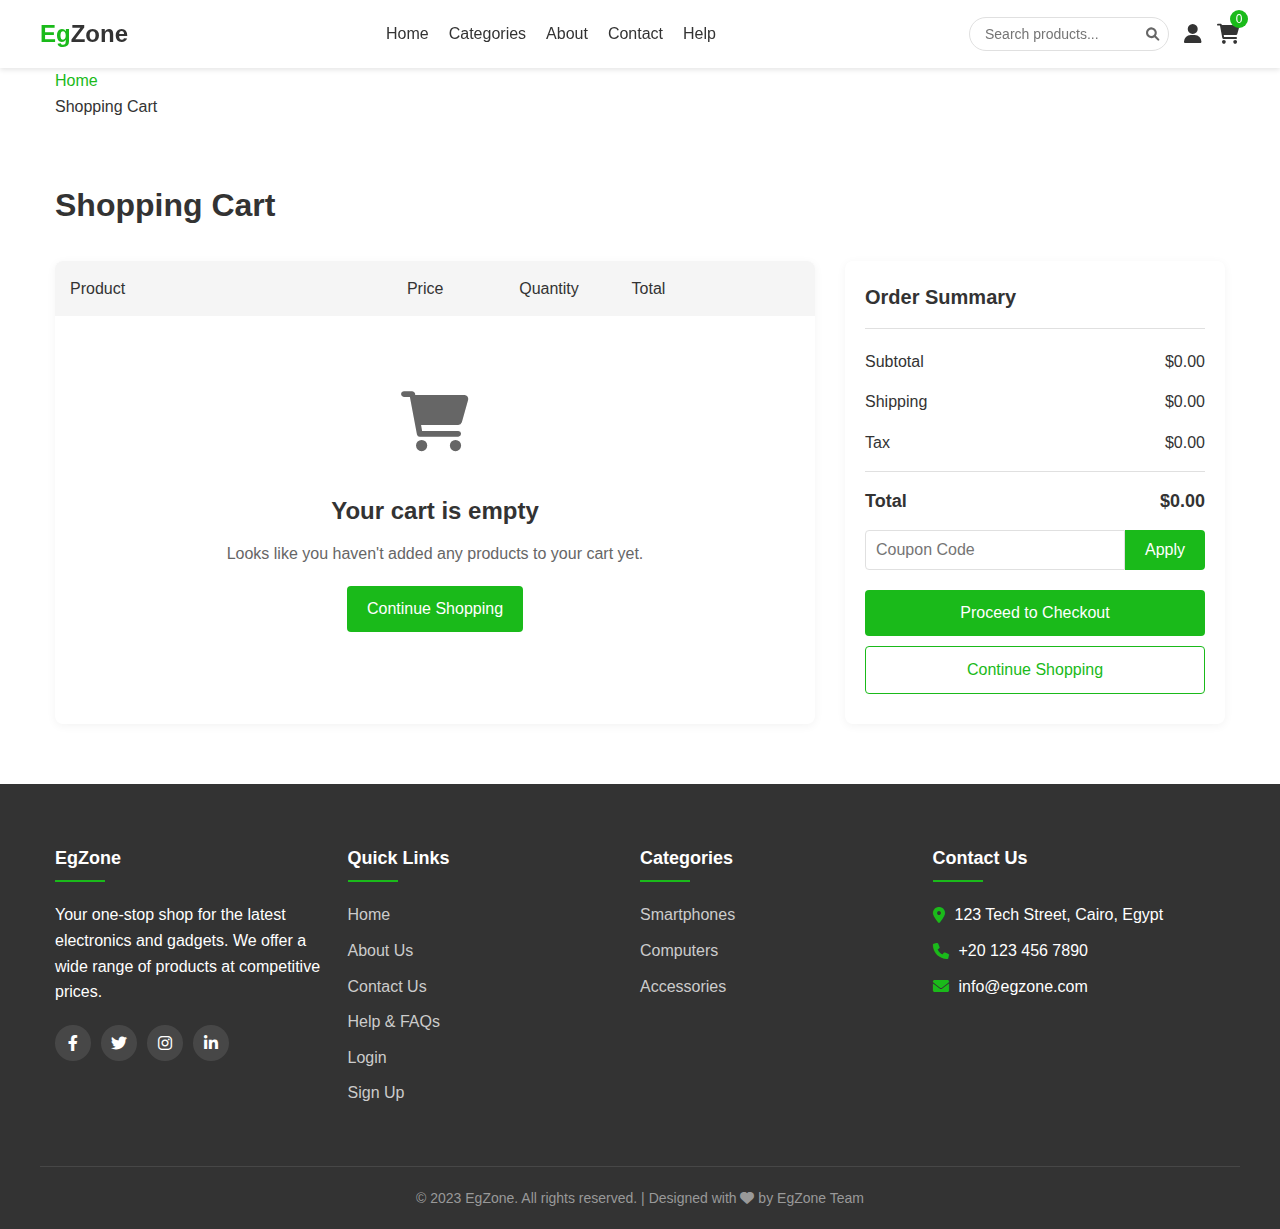
<file: cart.html>
<!DOCTYPE html>
<html lang="en">
<head>
  <meta charset="UTF-8">
  <meta name="viewport" content="width=device-width, initial-scale=1.0">
  <title>Shopping Cart - EgZone</title>
  
  <!-- CSS Files -->
  <link rel="stylesheet" href="assets/css/style.css">
  <link rel="stylesheet" href="assets/css/components/navbar.css">
  <link rel="stylesheet" href="assets/css/components/footer.css">
  <link rel="stylesheet" href="assets/css/responsive.css">
  
  <!-- Font Awesome (for icons) -->
  <link rel="stylesheet" href="https://cdnjs.cloudflare.com/ajax/libs/font-awesome/6.0.0-beta3/css/all.min.css">
</head>
<body>
  <!-- Navbar -->
  <nav class="navbar">
    <div class="container navbar-container">
      <div class="navbar-logo">
        <a href="index.html">
          <h1><span>Eg</span>Zone</h1>
        </a>
      </div>
      
      <button class="mobile-menu-toggle">
        <i class="fas fa-bars"></i>
      </button>
      
      <ul class="navbar-menu">
        <li><a href="index.html">Home</a></li>
        <li class="dropdown">
          <a href="#">Categories</a>
          <ul class="dropdown-menu">
            <li><a href="index.html?category=Smartphones">Smartphones</a></li>
            <li><a href="index.html?category=Computers">Computers</a></li>
            <li><a href="index.html?category=Accessories">Accessories</a></li>
          </ul>
        </li>
        <li><a href="about.html">About</a></li>
        <li><a href="contact.html">Contact</a></li>
        <li><a href="help.html">Help</a></li>
      </ul>
      
      <div class="navbar-actions">
        <div class="search-container">
          <form id="search-form">
            <input type="text" class="search-input" placeholder="Search products...">
            <button type="submit" class="search-btn">
              <i class="fas fa-search"></i>
            </button>
          </form>
          <div class="live-search-results"></div>
        </div>
        
        <div class="auth-links">
          <a href="login.html" title="Login">
            <i class="fas fa-user"></i>
          </a>
        </div>
        
        <div class="user-dropdown" style="display: none;">
          <a href="#" class="dropdown-toggle">
            <i class="fas fa-user-circle"></i>
            <span class="user-name">User</span>
          </a>
          <ul class="dropdown-menu">
            <li><a href="profile.html">My Profile</a></li>
            <li><a href="add-product.html">Add Product</a></li>
            <li><a href="#" id="logout-btn">Logout</a></li>
          </ul>
        </div>
        
        <a href="cart.html" class="cart-icon" title="Cart">
          <i class="fas fa-shopping-cart"></i>
          <span class="cart-count">0</span>
        </a>
      </div>
    </div>
  </nav>
  
  <!-- Breadcrumb -->
  <div class="breadcrumb">
    <div class="container">
      <ul class="breadcrumb-list">
        <li><a href="index.html">Home</a></li>
        <li><span>Shopping Cart</span></li>
      </ul>
    </div>
  </div>
  
  <!-- Cart Section -->
  <section class="section cart-section">
    <div class="container">
      <h1 class="page-title">Shopping Cart</h1>
      
      <div class="cart-container">
        <div class="cart-items">
          <div class="cart-header">
            <div class="cart-header-product">Product</div>
            <div class="cart-header-price">Price</div>
            <div class="cart-header-quantity">Quantity</div>
            <div class="cart-header-total">Total</div>
            <div class="cart-header-action"></div>
          </div>
          
          <div class="cart-items-list">
            <!-- Cart items will be loaded dynamically via JavaScript -->
          </div>
          
          <div class="cart-empty" style="display: none;">
            <div class="cart-empty-icon">
              <i class="fas fa-shopping-cart"></i>
            </div>
            <h2>Your cart is empty</h2>
            <p>Looks like you haven't added any products to your cart yet.</p>
            <a href="index.html" class="btn">Continue Shopping</a>
          </div>
        </div>
        
        <div class="cart-summary">
          <h2 class="cart-summary-title">Order Summary</h2>
          
          <div class="cart-summary-item">
            <span>Subtotal</span>
            <span class="cart-subtotal">$0.00</span>
          </div>
          
          <div class="cart-summary-item">
            <span>Shipping</span>
            <span class="cart-shipping">$0.00</span>
          </div>
          
          <div class="cart-summary-item">
            <span>Tax</span>
            <span class="cart-tax">$0.00</span>
          </div>
          
          <div class="cart-summary-item cart-summary-total">
            <span>Total</span>
            <span class="cart-total">$0.00</span>
          </div>
          
          <div class="cart-coupon">
            <input type="text" class="form-control" placeholder="Coupon Code">
            <button class="btn">Apply</button>
          </div>
          
          <a href="checkout.html" class="btn btn-block checkout-btn">Proceed to Checkout</a>
          <a href="index.html" class="btn btn-outline btn-block continue-shopping-btn">Continue Shopping</a>
        </div>
      </div>
    </div>
  </section>
  
  <!-- Footer -->
  <footer class="footer">
    <div class="container footer-container">
      <div class="footer-column">
        <h3>EgZone</h3>
        <p>Your one-stop shop for the latest electronics and gadgets. We offer a wide range of products at competitive prices.</p>
        <div class="footer-social">
          <a href="#"><i class="fab fa-facebook-f"></i></a>
          <a href="#"><i class="fab fa-twitter"></i></a>
          <a href="#"><i class="fab fa-instagram"></i></a>
          <a href="#"><i class="fab fa-linkedin-in"></i></a>
        </div>
      </div>
      
      <div class="footer-column">
        <h3>Quick Links</h3>
        <ul class="footer-links">
          <li><a href="index.html">Home</a></li>
          <li><a href="about.html">About Us</a></li>
          <li><a href="contact.html">Contact Us</a></li>
          <li><a href="help.html">Help & FAQs</a></li>
          <li><a href="login.html">Login</a></li>
          <li><a href="signup.html">Sign Up</a></li>
        </ul>
      </div>
      
      <div class="footer-column">
        <h3>Categories</h3>
        <ul class="footer-links">
          <li><a href="index.html?category=Smartphones">Smartphones</a></li>
          <li><a href="index.html?category=Computers">Computers</a></li>
          <li><a href="index.html?category=Accessories">Accessories</a></li>
        </ul>
      </div>
      
      <div class="footer-column">
        <h3>Contact Us</h3>
        <div class="footer-contact">
          <p><i class="fas fa-map-marker-alt"></i> 123 Tech Street, Cairo, Egypt</p>
          <p><i class="fas fa-phone"></i> +20 123 456 7890</p>
          <p><i class="fas fa-envelope"></i> info@egzone.com</p>
        </div>
      </div>
    </div>
    
    <div class="container footer-bottom">
      <p>&copy; 2023 EgZone. All rights reserved. | Designed with <i class="fas fa-heart"></i> by EgZone Team</p>
    </div>
  </footer>
  
  <!-- JavaScript Files -->
  <script src="assets/js/main.js"></script>
  <script src="assets/js/auth.js"></script>
  <script src="assets/js/localStorage.js"></script>
  <script src="assets/js/cart.js"></script>
  
  <style>
    /* Cart Page Styles */
    .page-title {
      font-size: 32px;
      margin-bottom: 30px;
      color: var(--secondary-color);
    }
    
    .cart-container {
      display: grid;
      grid-template-columns: 2fr 1fr;
      gap: 30px;
    }
    
    .cart-items {
      background-color: white;
      border-radius: 8px;
      box-shadow: 0 2px 10px rgba(0, 0, 0, 0.05);
      overflow: hidden;
    }
    
    .cart-header {
      display: grid;
      grid-template-columns: 3fr 1fr 1fr 1fr 0.5fr;
      padding: 15px;
      background-color: var(--light-background);
      font-weight: 500;
      color: var(--secondary-color);
    }
    
    .cart-item {
      display: grid;
      grid-template-columns: 3fr 1fr 1fr 1fr 0.5fr;
      padding: 15px;
      border-bottom: 1px solid var(--border-color);
      align-items: center;
    }
    
    .cart-item-product {
      display: flex;
      align-items: center;
    }
    
    .cart-item-image {
      width: 80px;
      height: 80px;
      margin-right: 15px;
      border-radius: 4px;
      overflow: hidden;
    }
    
    .cart-item-image img {
      width: 100%;
      height: 100%;
      object-fit: cover;
    }
    
    .cart-item-details h3 {
      font-size: 16px;
      margin-bottom: 5px;
    }
    
    .cart-item-details h3 a {
      color: var(--secondary-color);
    }
    
    .cart-item-details h3 a:hover {
      color: var(--primary-color);
    }
    
    .cart-item-price,
    .cart-item-total {
      font-weight: 500;
      color: var(--secondary-color);
    }
    
    .cart-item-quantity {
      display: flex;
      align-items: center;
      border: 1px solid var(--border-color);
      border-radius: 4px;
      overflow: hidden;
      width: 120px;
    }
    
    .cart-quantity-btn {
      background-color: var(--light-background);
      border: none;
      width: 30px;
      height: 30px;
      font-size: 14px;
      cursor: pointer;
      transition: background-color 0.3s ease;
    }
    
    .cart-quantity-btn:hover {
      background-color: var(--border-color);
    }
    
    .cart-quantity-input {
      width: 60px;
      height: 30px;
      border: none;
      border-left: 1px solid var(--border-color);
      border-right: 1px solid var(--border-color);
      text-align: center;
      font-size: 14px;
    }
    
    .cart-quantity-input::-webkit-inner-spin-button,
    .cart-quantity-input::-webkit-outer-spin-button {
      -webkit-appearance: none;
      margin: 0;
    }
    
    .cart-item-remove {
      color: var(--error-color);
      background: none;
      border: none;
      cursor: pointer;
      font-size: 16px;
      transition: color 0.3s ease;
    }
    
    .cart-item-remove:hover {
      color: #b71c1c;
    }
    
    .cart-empty {
      padding: 60px 20px;
      text-align: center;
    }
    
    .cart-empty-icon {
      font-size: 60px;
      color: var(--light-text);
      margin-bottom: 20px;
    }
    
    .cart-empty h2 {
      font-size: 24px;
      margin-bottom: 10px;
      color: var(--secondary-color);
    }
    
    .cart-empty p {
      color: var(--light-text);
      margin-bottom: 20px;
    }
    
    .cart-summary {
      background-color: white;
      border-radius: 8px;
      box-shadow: 0 2px 10px rgba(0, 0, 0, 0.05);
      padding: 20px;
    }
    
    .cart-summary-title {
      font-size: 20px;
      margin-bottom: 20px;
      color: var(--secondary-color);
      padding-bottom: 15px;
      border-bottom: 1px solid var(--border-color);
    }
    
    .cart-summary-item {
      display: flex;
      justify-content: space-between;
      margin-bottom: 15px;
      color: var(--text-color);
    }
    
    .cart-summary-total {
      font-size: 18px;
      font-weight: 600;
      color: var(--secondary-color);
      padding-top: 15px;
      margin-top: 15px;
      border-top: 1px solid var(--border-color);
    }
    
    .cart-coupon {
      display: flex;
      margin-bottom: 20px;
    }
    
    .cart-coupon .form-control {
      flex: 1;
      border-top-right-radius: 0;
      border-bottom-right-radius: 0;
    }
    
    .cart-coupon .btn {
      border-top-left-radius: 0;
      border-bottom-left-radius: 0;
    }
    
    .btn-block {
      display: block;
      width: 100%;
      text-align: center;
      margin-bottom: 10px;
    }
    
    .checkout-btn {
      background-color: var(--primary-color);
    }
    
    .checkout-btn:hover {
      background-color: var(--primary-dark);
    }
    
    /* Responsive Styles */
    @media only screen and (max-width: 992px) {
      .cart-container {
        grid-template-columns: 1fr;
      }
      
      .cart-summary {
        order: -1;
        margin-bottom: 30px;
      }
    }
    
    @media only screen and (max-width: 768px) {
      .cart-header {
        display: none;
      }
      
      .cart-item {
        grid-template-columns: 1fr;
        gap: 15px;
        padding: 20px;
      }
      
      .cart-item-product {
        grid-column: 1 / -1;
      }
      
      .cart-item-price,
      .cart-item-quantity,
      .cart-item-total {
        display: flex;
        justify-content: space-between;
        align-items: center;
      }
      
      .cart-item-price::before {
        content: 'Price:';
        font-weight: 500;
      }
      
      .cart-item-quantity::before {
        content: 'Quantity:';
        font-weight: 500;
      }
      
      .cart-item-total::before {
        content: 'Total:';
        font-weight: 500;
      }
      
      .cart-item-remove {
        grid-column: 1 / -1;
        justify-self: end;
      }
    }
  </style>
  
  <script>
    document.addEventListener('DOMContentLoaded', function() {
      // Render cart items
      renderCart();
      
      // Update cart count
      updateCartCount();
    });
    
    function renderCart() {
      const cartItemsList = document.querySelector('.cart-items-list');
      const cartEmpty = document.querySelector('.cart-empty');
      const checkoutBtn = document.querySelector('.checkout-btn');
      
      // Get cart from localStorage
      const cart = getCart();
      
      if (cart.length === 0) {
        // Show empty cart message
        cartItemsList.innerHTML = '';
        cartEmpty.style.display = 'block';
        checkoutBtn.disabled = true;
        checkoutBtn.classList.add('disabled');
        
        // Update summary
        updateCartSummary(0, 0, 0);
        
        return;
      }
      
      // Hide empty cart message
      cartEmpty.style.display = 'none';
      checkoutBtn.disabled = false;
      checkoutBtn.classList.remove('disabled');
      
      // Clear cart items list
      cartItemsList.innerHTML = '';
      
      // Calculate subtotal
      let subtotal = 0;
      
      // Render cart items
      cart.forEach(item => {
        const itemTotal = item.price * item.quantity;
        subtotal += itemTotal;
        
        const cartItem = document.createElement('div');
        cartItem.className = 'cart-item';
        cartItem.dataset.id = item.id;
        
        cartItem.innerHTML = `
          <div class="cart-item-product">
            <div class="cart-item-image">
              <img src="${item.image}" alt="${item.name}">
            </div>
            <div class="cart-item-details">
              <h3><a href="product.html?id=${item.id}">${item.name}</a></h3>
            </div>
          </div>
          <div class="cart-item-price">$${item.price.toFixed(2)}</div>
          <div class="cart-item-quantity">
            <button class="cart-quantity-btn decrease-btn" data-id="${item.id}">-</button>
            <input type="number" class="cart-quantity-input" value="${item.quantity}" min="1" data-id="${item.id}">
            <button class="cart-quantity-btn increase-btn" data-id="${item.id}">+</button>
          </div>
          <div class="cart-item-total">$${itemTotal.toFixed(2)}</div>
          <button class="cart-item-remove" data-id="${item.id}">
            <i class="fas fa-trash-alt"></i>
          </button>
        `;
        
        cartItemsList.appendChild(cartItem);
      });
      
      // Add event listeners to quantity buttons and remove buttons
      const decreaseBtns = document.querySelectorAll('.decrease-btn');
      const increaseBtns = document.querySelectorAll('.increase-btn');
      const quantityInputs = document.querySelectorAll('.cart-quantity-input');
      const removeBtns = document.querySelectorAll('.cart-item-remove');
      
      decreaseBtns.forEach(btn => {
        btn.addEventListener('click', () => {
          const id = btn.dataset.id;
          updateCartItemQuantity(id, 'decrease');
        });
      });
      
      increaseBtns.forEach(btn => {
        btn.addEventListener('click', () => {
          const id = btn.dataset.id;
          updateCartItemQuantity(id, 'increase');
        });
      });
      
      quantityInputs.forEach(input => {
        input.addEventListener('change', () => {
          const id = input.dataset.id;
          const quantity = parseInt(input.value);
          
          if (quantity < 1) {
            input.value = 1;
            updateCartItemQuantity(id, 'set', 1);
          } else {
            updateCartItemQuantity(id, 'set', quantity);
          }
        });
      });
      
      removeBtns.forEach(btn => {
        btn.addEventListener('click', () => {
          const id = btn.dataset.id;
          removeCartItem(id);
        });
      });
      
      // Calculate shipping and tax
      const shipping = subtotal > 0 ? 10 : 0;
      const tax = subtotal * 0.1;
      
      // Update cart summary
      updateCartSummary(subtotal, shipping, tax);
    }
    
    function updateCartItemQuantity(id, action, value) {
      // Get cart from localStorage
      const cart = getCart();
      
      // Find item in cart
      const itemIndex = cart.findIndex(item => item.id === id);
      
      if (itemIndex === -1) return;
      
      // Update quantity based on action
      if (action === 'decrease' && cart[itemIndex].quantity > 1) {
        cart[itemIndex].quantity -= 1;
      } else if (action === 'increase') {
        cart[itemIndex].quantity += 1;
      } else if (action === 'set') {
        cart[itemIndex].quantity = value;
      }
      
      // Save cart to localStorage
      saveToStorage(STORAGE_KEYS.CART, cart);
      
      // Re-render cart
      renderCart();
      
      // Update cart count
      updateCartCount();
    }
    
    function removeCartItem(id) {
      // Get cart from localStorage
      const cart = getCart();
      
      // Remove item from cart
      const updatedCart = cart.filter(item => item.id !== id);
      
      // Save cart to localStorage
      saveToStorage(STORAGE_KEYS.CART, updatedCart);
      
      // Re-render cart
      renderCart();
      
      // Update cart count
      updateCartCount();
      
      // Show success message
      showNotification('Item removed from cart!', 'success');
    }
    
    function updateCartSummary(subtotal, shipping, tax) {
      const subtotalElement = document.querySelector('.cart-subtotal');
      const shippingElement = document.querySelector('.cart-shipping');
      const taxElement = document.querySelector('.cart-tax');
      const totalElement = document.querySelector('.cart-total');
      
      // Calculate total
      const total = subtotal + shipping + tax;
      
      // Update summary elements
      subtotalElement.textContent = `$${subtotal.toFixed(2)}`;
      shippingElement.textContent = `$${shipping.toFixed(2)}`;
      taxElement.textContent = `$${tax.toFixed(2)}`;
      totalElement.textContent = `$${total.toFixed(2)}`;
    }
    
    function updateCartCount() {
      const cartCountElement = document.querySelector('.cart-count');
      const cart = getCart();
      
      // Calculate total items in cart
      const itemCount = cart.reduce((total, item) => total + item.quantity, 0);
      
      // Update cart count
      cartCountElement.textContent = itemCount;
    }
    
    function showNotification(message, type) {
      // Create notification element
      const notification = document.createElement('div');
      notification.className = `notification ${type}`;
      
      notification.innerHTML = `
        <div class="notification-content">
          <i class="fas ${type === 'success' ? 'fa-check-circle' : 'fa-exclamation-circle'}"></i>
          <span>${message}</span>
        </div>
        <button class="notification-close">
          <i class="fas fa-times"></i>
        </button>
      `;
      
      // Add notification to body
      document.body.appendChild(notification);
      
      // Show notification
      setTimeout(() => {
        notification.classList.add('show');
      }, 100);
      
      // Add event listener to close button
      const closeBtn = notification.querySelector('.notification-close');
      closeBtn.addEventListener('click', () => {
        notification.classList.remove('show');
        
        // Remove notification after animation
        setTimeout(() => {
          notification.remove();
        }, 300);
      });
      
      // Auto hide notification after 3 seconds
      setTimeout(() => {
        notification.classList.remove('show');
        
        // Remove notification after animation
        setTimeout(() => {
          notification.remove();
        }, 300);
      }, 3000);
    }
  </script>
</body>
</html>
</file>
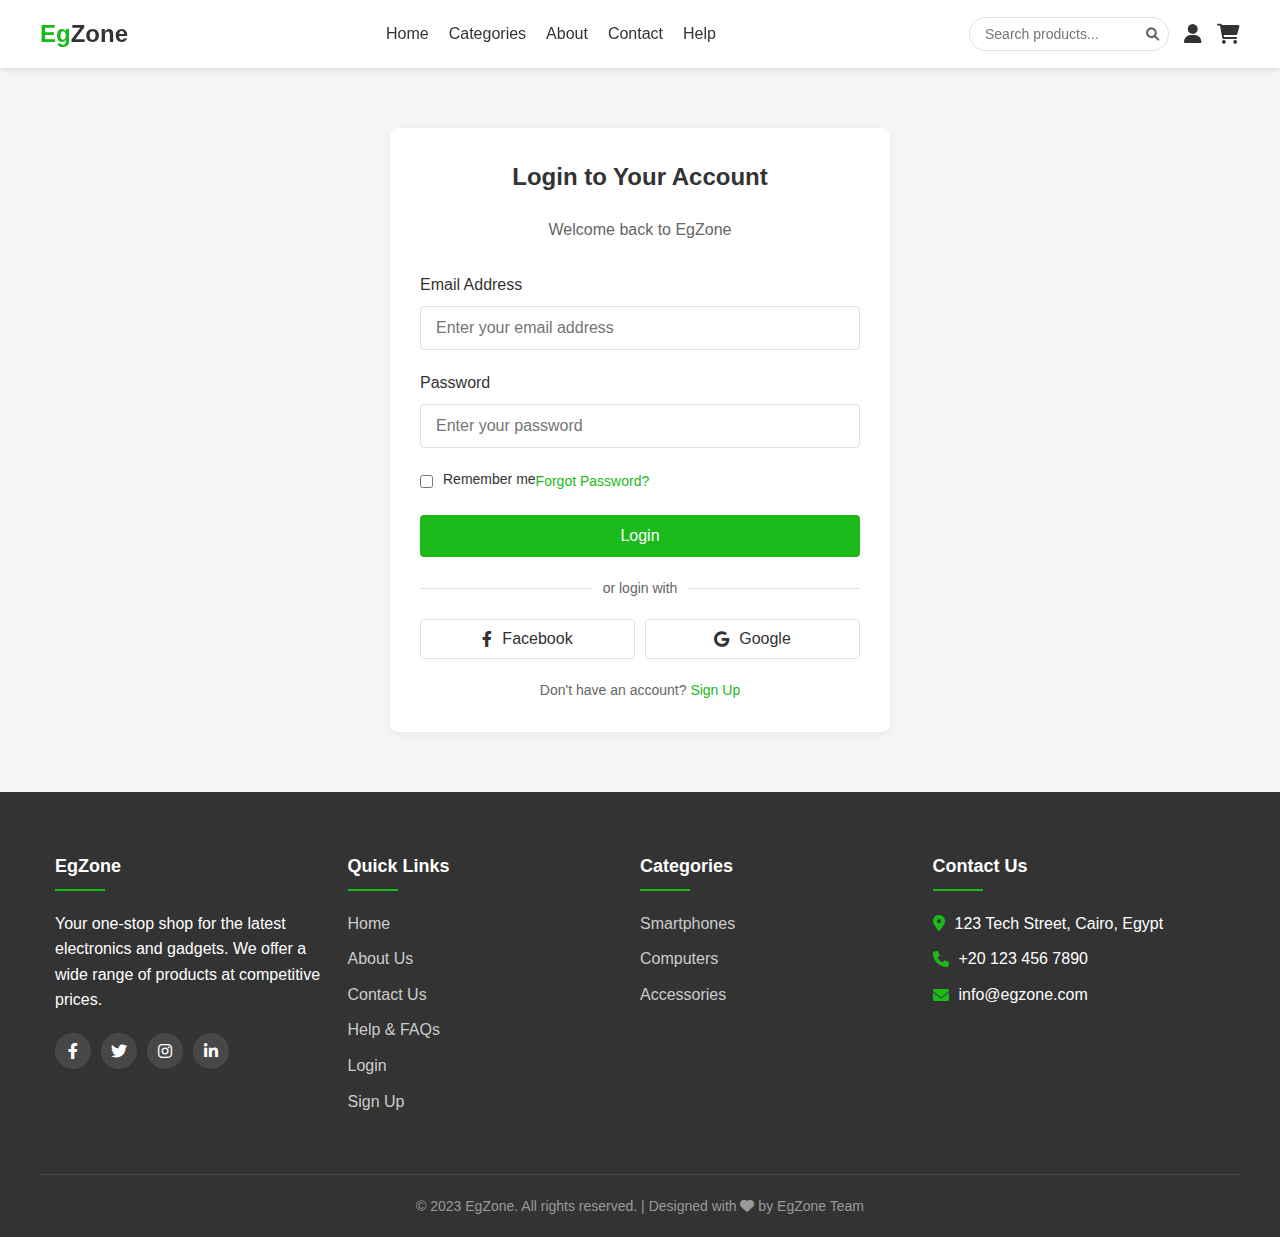
<file: checkout.html>
<!DOCTYPE html>
<html lang="en">
<head>
  <meta charset="UTF-8">
  <meta name="viewport" content="width=device-width, initial-scale=1.0">
  <title>Checkout - EgZone</title>
  
  <!-- CSS Files -->
  <link rel="stylesheet" href="assets/css/style.css">
  <link rel="stylesheet" href="assets/css/components/navbar.css">
  <link rel="stylesheet" href="assets/css/components/footer.css">
  <link rel="stylesheet" href="assets/css/responsive.css">
  
  <!-- Font Awesome (for icons) -->
  <link rel="stylesheet" href="https://cdnjs.cloudflare.com/ajax/libs/font-awesome/6.0.0-beta3/css/all.min.css">
</head>
<body>
  <!-- Navbar -->
  <nav class="navbar">
    <div class="container navbar-container">
      <div class="navbar-logo">
        <a href="index.html">
          <h1><span>Eg</span>Zone</h1>
        </a>
      </div>
      
      <button class="mobile-menu-toggle">
        <i class="fas fa-bars"></i>
      </button>
      
      <ul class="navbar-menu">
        <li><a href="index.html">Home</a></li>
        <li class="dropdown">
          <a href="#">Categories</a>
          <ul class="dropdown-menu">
            <li><a href="index.html?category=Smartphones">Smartphones</a></li>
            <li><a href="index.html?category=Computers">Computers</a></li>
            <li><a href="index.html?category=Accessories">Accessories</a></li>
          </ul>
        </li>
        <li><a href="about.html">About</a></li>
        <li><a href="contact.html">Contact</a></li>
        <li><a href="help.html">Help</a></li>
      </ul>
      
      <div class="navbar-actions">
        <div class="search-container">
          <form id="search-form">
            <input type="text" class="search-input" placeholder="Search products...">
            <button type="submit" class="search-btn">
              <i class="fas fa-search"></i>
            </button>
          </form>
          <div class="live-search-results"></div>
        </div>
        
        <div class="auth-links">
          <a href="login.html" title="Login">
            <i class="fas fa-user"></i>
          </a>
        </div>
        
        <div class="user-dropdown" style="display: none;">
          <a href="#" class="dropdown-toggle">
            <i class="fas fa-user-circle"></i>
            <span class="user-name">User</span>
          </a>
          <ul class="dropdown-menu">
            <li><a href="profile.html">My Profile</a></li>
            <li><a href="add-product.html">Add Product</a></li>
            <li><a href="#" id="logout-btn">Logout</a></li>
          </ul>
        </div>
        
        <a href="cart.html" class="cart-icon" title="Cart">
          <i class="fas fa-shopping-cart"></i>
          <span class="cart-count">0</span>
        </a>
      </div>
    </div>
  </nav>
  
  <!-- Breadcrumb -->
  <div class="breadcrumb">
    <div class="container">
      <ul class="breadcrumb-list">
        <li><a href="index.html">Home</a></li>
        <li><a href="cart.html">Shopping Cart</a></li>
        <li><span>Checkout</span></li>
      </ul>
    </div>
  </div>
  
  <!-- Checkout Section -->
  <section class="section checkout-section">
    <div class="container">
      <h1 class="page-title">Checkout</h1>
      
      <div class="checkout-container">
        <div class="checkout-form-container">
          <form id="checkout-form">
            <div class="checkout-section">
              <h2 class="checkout-section-title">Shipping Information</h2>
              
              <div class="form-row">
                <div class="form-group">
                  <label for="first-name">First Name</label>
                  <input type="text" id="first-name" name="firstName" class="form-control" required>
                </div>
                
                <div class="form-group">
                  <label for="last-name">Last Name</label>
                  <input type="text" id="last-name" name="lastName" class="form-control" required>
                </div>
              </div>
              
              <div class="form-group">
                <label for="email">Email Address</label>
                <input type="email" id="email" name="email" class="form-control" required>
              </div>
              
              <div class="form-group">
                <label for="phone">Phone Number</label>
                <input type="tel" id="phone" name="phone" class="form-control" required>
              </div>
              
              <div class="form-group">
                <label for="address">Address</label>
                <input type="text" id="address" name="address" class="form-control" required>
              </div>
              
              <div class="form-row">
                <div class="form-group">
                  <label for="city">City</label>
                  <input type="text" id="city" name="city" class="form-control" required>
                </div>
                
                <div class="form-group">
                  <label for="state">State/Province</label>
                  <input type="text" id="state" name="state" class="form-control" required>
                </div>
              </div>
              
              <div class="form-row">
                <div class="form-group">
                  <label for="zip">Postal/Zip Code</label>
                  <input type="text" id="zip" name="zip" class="form-control" required>
                </div>
                
                <div class="form-group">
                  <label for="country">Country</label>
                  <select id="country" name="country" class="form-control" required>
                    <option value="">Select Country</option>
                    <option value="Egypt">Egypt</option>
                    <option value="United States">United States</option>
                    <option value="United Kingdom">United Kingdom</option>
                    <option value="Canada">Canada</option>
                    <option value="Australia">Australia</option>
                    <option value="Germany">Germany</option>
                    <option value="France">France</option>
                    <option value="Italy">Italy</option>
                    <option value="Spain">Spain</option>
                    <option value="Japan">Japan</option>
                  </select>
                </div>
              </div>
            </div>
            
            <div class="checkout-section">
              <h2 class="checkout-section-title">Payment Method</h2>
              
              <div class="payment-methods">
                <div class="payment-method">
                  <input type="radio" id="credit-card" name="paymentMethod" value="credit-card" checked>
                  <label for="credit-card">
                    <span class="payment-method-name">Credit Card</span>
                    <span class="payment-method-icons">
                      <i class="fab fa-cc-visa"></i>
                      <i class="fab fa-cc-mastercard"></i>
                      <i class="fab fa-cc-amex"></i>
                    </span>
                  </label>
                </div>
                
                <div class="payment-method">
                  <input type="radio" id="paypal" name="paymentMethod" value="paypal">
                  <label for="paypal">
                    <span class="payment-method-name">PayPal</span>
                    <span class="payment-method-icons">
                      <i class="fab fa-paypal"></i>
                    </span>
                  </label>
                </div>
                
                <div class="payment-method">
                  <input type="radio" id="cash-on-delivery" name="paymentMethod" value="cash-on-delivery">
                  <label for="cash-on-delivery">
                    <span class="payment-method-name">Cash on Delivery</span>
                    <span class="payment-method-icons">
                      <i class="fas fa-money-bill-wave"></i>
                    </span>
                  </label>
                </div>
              </div>
              
              <div id="credit-card-details">
                <div class="form-group">
                  <label for="card-number">Card Number</label>
                  <input type="text" id="card-number" name="cardNumber" class="form-control" placeholder="1234 5678 9012 3456">
                </div>
                
                <div class="form-row">
                  <div class="form-group">
                    <label for="card-name">Name on Card</label>
                    <input type="text" id="card-name" name="cardName" class="form-control">
                  </div>
                  
                  <div class="form-group">
                    <label for="card-expiry">Expiry Date</label>
                    <input type="text" id="card-expiry" name="cardExpiry" class="form-control" placeholder="MM/YY">
                  </div>
                  
                  <div class="form-group">
                    <label for="card-cvv">CVV</label>
                    <input type="text" id="card-cvv" name="cardCvv" class="form-control" placeholder="123">
                  </div>
                </div>
              </div>
            </div>
            
            <div class="checkout-section">
              <h2 class="checkout-section-title">Order Notes</h2>
              
              <div class="form-group">
                <label for="order-notes">Notes about your order (optional)</label>
                <textarea id="order-notes" name="orderNotes" class="form-control" rows="4"></textarea>
              </div>
            </div>
            
            <div class="checkout-actions">
              <a href="cart.html" class="btn btn-outline">Back to Cart</a>
              <button type="submit" class="btn place-order-btn">Place Order</button>
            </div>
          </form>
        </div>
        
        <div class="checkout-summary">
          <h2 class="checkout-summary-title">Order Summary</h2>
          
          <div class="checkout-items">
            <!-- Order items will be loaded dynamically via JavaScript -->
          </div>
          
          <div class="checkout-summary-details">
            <div class="checkout-summary-item">
              <span>Subtotal</span>
              <span class="checkout-subtotal">$0.00</span>
            </div>
            
            <div class="checkout-summary-item">
              <span>Shipping</span>
              <span class="checkout-shipping">$0.00</span>
            </div>
            
            <div class="checkout-summary-item">
              <span>Tax</span>
              <span class="checkout-tax">$0.00</span>
            </div>
            
            <div class="checkout-summary-item checkout-summary-total">
              <span>Total</span>
              <span class="checkout-total">$0.00</span>
            </div>
          </div>
        </div>
      </div>
    </div>
  </section>
  
  <!-- Footer -->
  <footer class="footer">
    <div class="container footer-container">
      <div class="footer-column">
        <h3>EgZone</h3>
        <p>Your one-stop shop for the latest electronics and gadgets. We offer a wide range of products at competitive prices.</p>
        <div class="footer-social">
          <a href="#"><i class="fab fa-facebook-f"></i></a>
          <a href="#"><i class="fab fa-twitter"></i></a>
          <a href="#"><i class="fab fa-instagram"></i></a>
          <a href="#"><i class="fab fa-linkedin-in"></i></a>
        </div>
      </div>
      
      <div class="footer-column">
        <h3>Quick Links</h3>
        <ul class="footer-links">
          <li><a href="index.html">Home</a></li>
          <li><a href="about.html">About Us</a></li>
          <li><a href="contact.html">Contact Us</a></li>
          <li><a href="help.html">Help & FAQs</a></li>
          <li><a href="login.html">Login</a></li>
          <li><a href="signup.html">Sign Up</a></li>
        </ul>
      </div>
      
      <div class="footer-column">
        <h3>Categories</h3>
        <ul class="footer-links">
          <li><a href="index.html?category=Smartphones">Smartphones</a></li>
          <li><a href="index.html?category=Computers">Computers</a></li>
          <li><a href="index.html?category=Accessories">Accessories</a></li>
        </ul>
      </div>
      
      <div class="footer-column">
        <h3>Contact Us</h3>
        <div class="footer-contact">
          <p><i class="fas fa-map-marker-alt"></i> 123 Tech Street, Cairo, Egypt</p>
          <p><i class="fas fa-phone"></i> +20 123 456 7890</p>
          <p><i class="fas fa-envelope"></i> info@egzone.com</p>
        </div>
      </div>
    </div>
    
    <div class="container footer-bottom">
      <p>&copy; 2023 EgZone. All rights reserved. | Designed with <i class="fas fa-heart"></i> by EgZone Team</p>
    </div>
  </footer>
  
  <!-- JavaScript Files -->
  <script src="assets/js/main.js"></script>
  <script src="assets/js/auth.js"></script>
  <script src="assets/js/localStorage.js"></script>
  
  <style>
    /* Checkout Page Styles */
    .page-title {
      font-size: 32px;
      margin-bottom: 30px;
      color: var(--secondary-color);
    }
    
    .checkout-container {
      display: grid;
      grid-template-columns: 2fr 1fr;
      gap: 30px;
    }
    
    .checkout-form-container {
      background-color: white;
      border-radius: 8px;
      box-shadow: 0 2px 10px rgba(0, 0, 0, 0.05);
      padding: 30px;
    }
    
    .checkout-section {
      margin-bottom: 30px;
      padding-bottom: 30px;
      border-bottom: 1px solid var(--border-color);
    }
    
    .checkout-section:last-child {
      margin-bottom: 0;
      padding-bottom: 0;
      border-bottom: none;
    }
    
    .checkout-section-title {
      font-size: 20px;
      margin-bottom: 20px;
      color: var(--secondary-color);
    }
    
    .form-row {
      display: grid;
      grid-template-columns: repeat(2, 1fr);
      gap: 15px;
    }
    
    .payment-methods {
      margin-bottom: 20px;
    }
    
    .payment-method {
      display: flex;
      align-items: center;
      margin-bottom: 15px;
      padding: 15px;
      border: 1px solid var(--border-color);
      border-radius: 4px;
      cursor: pointer;
      transition: border-color 0.3s ease;
    }
    
    .payment-method:hover {
      border-color: var(--primary-color);
    }
    
    .payment-method input[type="radio"] {
      margin-right: 10px;
    }
    
    .payment-method label {
      display: flex;
      justify-content: space-between;
      align-items: center;
      width: 100%;
      margin-bottom: 0;
      cursor: pointer;
    }
    
    .payment-method-icons {
      color: var(--light-text);
      font-size: 20px;
    }
    
    .payment-method-icons i {
      margin-left: 5px;
    }
    
    .checkout-actions {
      display: flex;
      justify-content: space-between;
      margin-top: 30px;
    }
    
    .place-order-btn {
      background-color: var(--primary-color);
    }
    
    .place-order-btn:hover {
      background-color: var(--primary-dark);
    }
    
    .checkout-summary {
      background-color: white;
      border-radius: 8px;
      box-shadow: 0 2px 10px rgba(0, 0, 0, 0.05);
      padding: 20px;
    }
    
    .checkout-summary-title {
      font-size: 20px;
      margin-bottom: 20px;
      color: var(--secondary-color);
      padding-bottom: 15px;
      border-bottom: 1px solid var(--border-color);
    }
    
    .checkout-items {
      margin-bottom: 20px;
      max-height: 300px;
      overflow-y: auto;
    }
    
    .checkout-item {
      display: flex;
      margin-bottom: 15px;
      padding-bottom: 15px;
      border-bottom: 1px solid var(--border-color);
    }
    
    .checkout-item:last-child {
      margin-bottom: 0;
      padding-bottom: 0;
      border-bottom: none;
    }
    
    .checkout-item-image {
      width: 60px;
      height: 60px;
      border-radius: 4px;
      overflow: hidden;
      margin-right: 15px;
    }
    
    .checkout-item-image img {
      width: 100%;
      height: 100%;
      object-fit: cover;
    }
    
    .checkout-item-details {
      flex: 1;
    }
    
    .checkout-item-name {
      font-weight: 500;
      margin-bottom: 5px;
      color: var(--secondary-color);
    }
    
    .checkout-item-price {
      display: flex;
      justify-content: space-between;
      color: var(--text-color);
      font-size: 14px;
    }
    
    .checkout-summary-details {
      padding-top: 20px;
      border-top: 1px solid var(--border-color);
    }
    
    .checkout-summary-item {
      display: flex;
      justify-content: space-between;
      margin-bottom: 15px;
      color: var(--text-color);
    }
    
    .checkout-summary-total {
      font-size: 18px;
      font-weight: 600;
      color: var(--secondary-color);
      padding-top: 15px;
      margin-top: 15px;
      border-top: 1px solid var(--border-color);
    }
    
    /* Responsive Styles */
    @media only screen and (max-width: 992px) {
      .checkout-container {
        grid-template-columns: 1fr;
      }
      
      .checkout-summary {
        order: -1;
        margin-bottom: 30px;
      }
    }
    
    @media only screen and (max-width: 768px) {
      .form-row {
        grid-template-columns: 1fr;
      }
      
      .checkout-actions {
        flex-direction: column;
        gap: 15px;
      }
      
      .checkout-actions .btn {
        width: 100%;
        text-align: center;
      }
    }
  </style>
  
  <script>
    document.addEventListener('DOMContentLoaded', function() {
      // Check if user is logged in
      const currentUser = getCurrentUser();
      
      if (!currentUser || !currentUser.isLoggedIn) {
        // Redirect to login page
        window.location.href = 'login.html?redirect=checkout.html';
        return;
      }
      
      // Check if cart is empty
      const cart = getCart();
      
      if (cart.length === 0) {
        // Redirect to cart page
        window.location.href = 'cart.html';
        return;
      }
      
      // Pre-fill form with user data
      if (currentUser) {
        document.getElementById('first-name').value = currentUser.firstName || '';
        document.getElementById('last-name').value = currentUser.lastName || '';
        document.getElementById('email').value = currentUser.email || '';
        document.getElementById('phone').value = currentUser.phone || '';
        document.getElementById('address').value = currentUser.address || '';
        document.getElementById('city').value = currentUser.city || '';
        document.getElementById('state').value = currentUser.state || '';
        document.getElementById('zip').value = currentUser.zip || '';
        document.getElementById('country').value = currentUser.country || '';
      }
      
      // Render order summary
      renderOrderSummary();
      
      // Payment method toggle
      const paymentMethods = document.querySelectorAll('input[name="paymentMethod"]');
      const creditCardDetails = document.getElementById('credit-card-details');
      
      paymentMethods.forEach(method => {
        method.addEventListener('change', () => {
          if (method.value === 'credit-card') {
            creditCardDetails.style.display = 'block';
          } else {
            creditCardDetails.style.display = 'none';
          }
        });
      });
      
      // Form submission
      const checkoutForm = document.getElementById('checkout-form');
      
      checkoutForm.addEventListener('submit', (e) => {
        e.preventDefault();
        
        // Get form data
        const formData = new FormData(checkoutForm);
        const orderData = {};
        
        for (const [key, value] of formData.entries()) {
          orderData[key] = value;
        }
        
        // Create order object
        const order = {
          id: generateOrderId(),
          userId: currentUser.id,
          items: cart,
          shipping: orderData,
          payment: {
            method: orderData.paymentMethod,
            details: orderData.paymentMethod === 'credit-card' ? {
              cardNumber: orderData.cardNumber,
              cardName: orderData.cardName,
              cardExpiry: orderData.cardExpiry,
              cardCvv: orderData.cardCvv
            } : null
          },
          subtotal: calculateSubtotal(cart),
          shipping: 10,
          tax: calculateSubtotal(cart) * 0.1,
          total: calculateSubtotal(cart) + 10 + (calculateSubtotal(cart) * 0.1),
          status: 'pending',
          date: new Date().toISOString(),
          notes: orderData.orderNotes
        };
        
        // Save order to localStorage
        saveOrder(order);
        
        // Clear cart
        clearCart();
        
        // Redirect to order confirmation page
        window.location.href = `order-confirmation.html?id=${order.id}`;
      });
    });
    
    function renderOrderSummary() {
      const checkoutItems = document.querySelector('.checkout-items');
      const subtotalElement = document.querySelector('.checkout-subtotal');
      const shippingElement = document.querySelector('.checkout-shipping');
      const taxElement = document.querySelector('.checkout-tax');
      const totalElement = document.querySelector('.checkout-total');
      
      // Get cart from localStorage
      const cart = getCart();
      
      // Clear checkout items
      checkoutItems.innerHTML = '';
      
      // Calculate subtotal
      let subtotal = 0;
      
      // Render checkout items
      cart.forEach(item => {
        const itemTotal = item.price * item.quantity;
        subtotal += itemTotal;
        
        const checkoutItem = document.createElement('div');
        checkoutItem.className = 'checkout-item';
        
        checkoutItem.innerHTML = `
          <div class="checkout-item-image">
            <img src="${item.image}" alt="${item.name}">
          </div>
          <div class="checkout-item-details">
            <div class="checkout-item-name">${item.name} x ${item.quantity}</div>
            <div class="checkout-item-price">
              <span>$${item.price.toFixed(2)} each</span>
              <span>$${itemTotal.toFixed(2)}</span>
            </div>
          </div>
        `;
        
        checkoutItems.appendChild(checkoutItem);
      });
      
      // Calculate shipping and tax
      const shipping = 10;
      const tax = subtotal * 0.1;
      const total = subtotal + shipping + tax;
      
      // Update summary elements
      subtotalElement.textContent = `$${subtotal.toFixed(2)}`;
      shippingElement.textContent = `$${shipping.toFixed(2)}`;
      taxElement.textContent = `$${tax.toFixed(2)}`;
      totalElement.textContent = `$${total.toFixed(2)}`;
    }
    
    function calculateSubtotal(cart) {
      return cart.reduce((total, item) => total + (item.price * item.quantity), 0);
    }
    
    function generateOrderId() {
      return 'ORD' + Date.now().toString().slice(-8);
    }
    
    function saveOrder(order) {
      // Get orders from localStorage
      let orders = JSON.parse(localStorage.getItem('egzone_orders')) || [];
      
      // Add new order
      orders.push(order);
      
      // Save orders to localStorage
      localStorage.setItem('egzone_orders', JSON.stringify(orders));
    }
  </script>
</body>
</html>
</file>
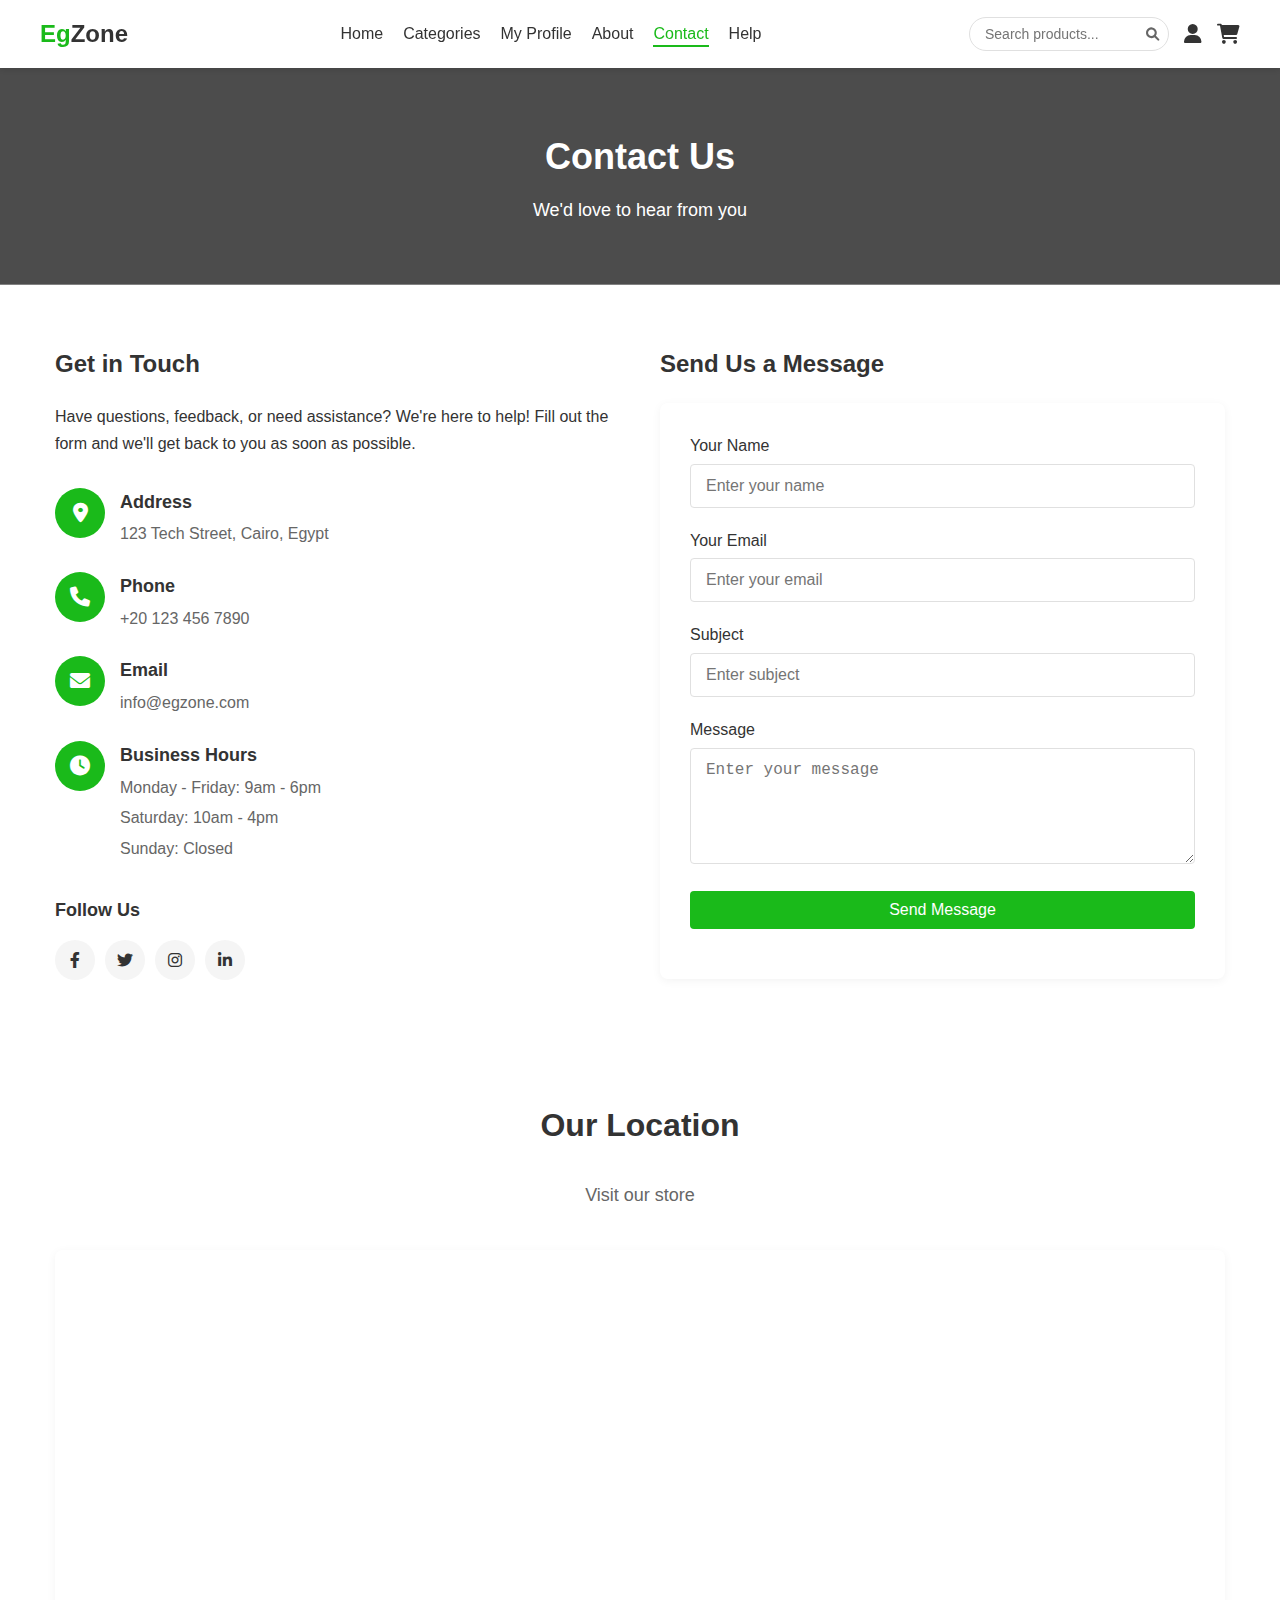
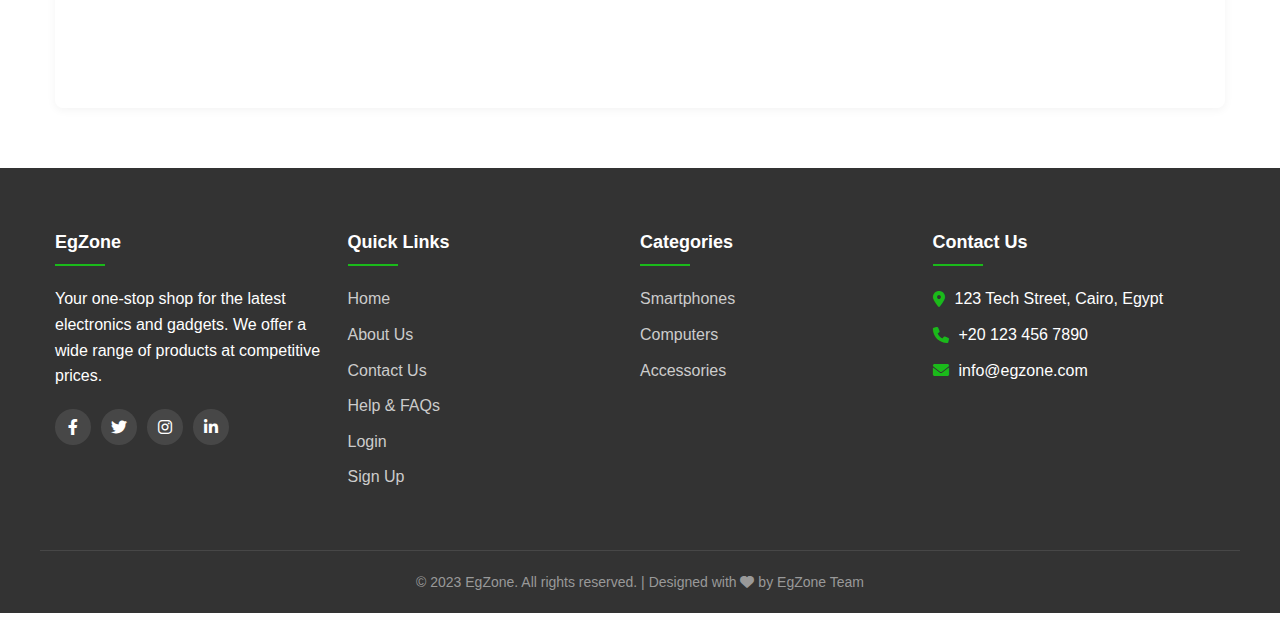
<file: contact.html>
<!DOCTYPE html>
<html lang="en">
<head>
  <meta charset="UTF-8">
  <meta name="viewport" content="width=device-width, initial-scale=1.0">
  <title>Contact Us - EgZone</title>

  <!-- CSS Files -->
  <link rel="stylesheet" href="assets/css/style.css">
  <link rel="stylesheet" href="assets/css/components/navbar.css">
  <link rel="stylesheet" href="assets/css/components/footer.css">
  <link rel="stylesheet" href="assets/css/components/forms.css">
  <link rel="stylesheet" href="assets/css/responsive.css">

  <!-- Font Awesome (for icons) -->
  <link rel="stylesheet" href="https://cdnjs.cloudflare.com/ajax/libs/font-awesome/6.0.0-beta3/css/all.min.css">
</head>
<body>
  <!-- Navbar -->
  <nav class="navbar">
    <div class="container navbar-container">
      <div class="navbar-logo">
        <a href="index.html">
          <h1><span>Eg</span>Zone</h1>
        </a>
      </div>

      <button class="mobile-menu-toggle">
        <i class="fas fa-bars"></i>
      </button>

      <ul class="navbar-menu">
        <li><a href="index.html">Home</a></li>
        <li class="dropdown">
          <a href="#">Categories</a>
          <ul class="dropdown-menu">
            <li><a href="index.html?category=Smartphones">Smartphones</a></li>
            <li><a href="index.html?category=Computers">Computers</a></li>
            <li><a href="index.html?category=Accessories">Accessories</a></li>
          </ul>
        </li>
        <li><a href="profile.html">My Profile</a></li>
        <li><a href="about.html">About</a></li>
        <li><a href="contact.html" class="active">Contact</a></li>
        <li><a href="help.html">Help</a></li>
      </ul>

      <div class="navbar-actions">
        <div class="search-container">
          <form id="search-form">
            <input type="text" class="search-input" placeholder="Search products...">
            <button type="submit" class="search-btn">
              <i class="fas fa-search"></i>
            </button>
          </form>
          <div class="live-search-results"></div>
        </div>

        <div class="auth-links">
          <a href="login.html" title="Login">
            <i class="fas fa-user"></i>
          </a>
        </div>

        <div class="user-dropdown" style="display: none;">
          <a href="#" class="dropdown-toggle">
            <i class="fas fa-user-circle"></i>
            <span class="user-name">User</span>
          </a>
          <ul class="dropdown-menu">
            <li><a href="profile.html">My Profile</a></li>
            <li><a href="add-product.html">Add Product</a></li>
            <li><a href="#" id="logout-btn">Logout</a></li>
          </ul>
        </div>

        <a href="cart.html" class="cart-icon" title="Cart">
          <i class="fas fa-shopping-cart"></i>
          <span class="cart-count">0</span>
        </a>
      </div>
    </div>
  </nav>

  <!-- Page Header -->
  <section class="page-header">
    <div class="container">
      <h1>Contact Us</h1>
      <p>We'd love to hear from you</p>
    </div>
  </section>

  <!-- Contact Section -->
  <section class="section contact-section">
    <div class="container">
      <div class="contact-container">
        <div class="contact-info">
          <h2>Get in Touch</h2>
          <p>Have questions, feedback, or need assistance? We're here to help! Fill out the form and we'll get back to you as soon as possible.</p>

          <div class="contact-details">
            <div class="contact-detail">
              <div class="contact-icon">
                <i class="fas fa-map-marker-alt"></i>
              </div>
              <div class="contact-text">
                <h3>Address</h3>
                <p>123 Tech Street, Cairo, Egypt</p>
              </div>
            </div>

            <div class="contact-detail">
              <div class="contact-icon">
                <i class="fas fa-phone"></i>
              </div>
              <div class="contact-text">
                <h3>Phone</h3>
                <p>+20 123 456 7890</p>
              </div>
            </div>

            <div class="contact-detail">
              <div class="contact-icon">
                <i class="fas fa-envelope"></i>
              </div>
              <div class="contact-text">
                <h3>Email</h3>
                <p>info@egzone.com</p>
              </div>
            </div>

            <div class="contact-detail">
              <div class="contact-icon">
                <i class="fas fa-clock"></i>
              </div>
              <div class="contact-text">
                <h3>Business Hours</h3>
                <p>Monday - Friday: 9am - 6pm</p>
                <p>Saturday: 10am - 4pm</p>
                <p>Sunday: Closed</p>
              </div>
            </div>
          </div>

          <div class="contact-social">
            <h3>Follow Us</h3>
            <div class="social-icons">
              <a href="#" class="social-icon"><i class="fab fa-facebook-f"></i></a>
              <a href="#" class="social-icon"><i class="fab fa-twitter"></i></a>
              <a href="#" class="social-icon"><i class="fab fa-instagram"></i></a>
              <a href="#" class="social-icon"><i class="fab fa-linkedin-in"></i></a>
            </div>
          </div>
        </div>

        <div class="contact-form-container">
          <h2>Send Us a Message</h2>
          <form id="contact-form" class="contact-form">
            <div class="form-group">
              <label for="name">Your Name</label>
              <input type="text" id="name" class="form-control" placeholder="Enter your name" required>
            </div>

            <div class="form-group">
              <label for="email">Your Email</label>
              <input type="email" id="email" class="form-control" placeholder="Enter your email" required>
            </div>

            <div class="form-group">
              <label for="subject">Subject</label>
              <input type="text" id="subject" class="form-control" placeholder="Enter subject" required>
            </div>

            <div class="form-group">
              <label for="message">Message</label>
              <textarea id="message" class="form-control" rows="5" placeholder="Enter your message" required></textarea>
            </div>

            <div class="form-group">
              <button type="submit" class="btn btn-block">Send Message</button>
            </div>
          </form>
        </div>
      </div>
    </div>
  </section>

  <!-- Map Section -->
  <section class="section map-section">
    <div class="container">
      <h2 class="section-title">Our Location</h2>
      <p class="section-subtitle">Visit our store</p>

      <div class="map-container">
        <iframe src="https://www.google.com/maps/embed?pb=!1m18!1m12!1m3!1d110502.76983794854!2d31.18390205!3d30.0595581!2m3!1f0!2f0!3f0!3m2!1i1024!2i768!4f13.1!3m3!1m2!1s0x14583fa60b21beeb%3A0x79dfb296e8423bba!2sCairo%2C%20Cairo%20Governorate!5e0!3m2!1sen!2seg!4v1682442001037!5m2!1sen!2seg" width="100%" height="450" style="border:0;" allowfullscreen="" loading="lazy" referrerpolicy="no-referrer-when-downgrade"></iframe>
      </div>
    </div>
  </section>

  <!-- Footer -->
  <footer class="footer">
    <div class="container footer-container">
      <div class="footer-column">
        <h3>EgZone</h3>
        <p>Your one-stop shop for the latest electronics and gadgets. We offer a wide range of products at competitive prices.</p>
        <div class="footer-social">
          <a href="#"><i class="fab fa-facebook-f"></i></a>
          <a href="#"><i class="fab fa-twitter"></i></a>
          <a href="#"><i class="fab fa-instagram"></i></a>
          <a href="#"><i class="fab fa-linkedin-in"></i></a>
        </div>
      </div>

      <div class="footer-column">
        <h3>Quick Links</h3>
        <ul class="footer-links">
          <li><a href="index.html">Home</a></li>
          <li><a href="about.html">About Us</a></li>
          <li><a href="contact.html">Contact Us</a></li>
          <li><a href="help.html">Help & FAQs</a></li>
          <li><a href="login.html">Login</a></li>
          <li><a href="signup.html">Sign Up</a></li>
        </ul>
      </div>

      <div class="footer-column">
        <h3>Categories</h3>
        <ul class="footer-links">
          <li><a href="index.html?category=Smartphones">Smartphones</a></li>
          <li><a href="index.html?category=Computers">Computers</a></li>
          <li><a href="index.html?category=Accessories">Accessories</a></li>
        </ul>
      </div>

      <div class="footer-column">
        <h3>Contact Us</h3>
        <div class="footer-contact">
          <p><i class="fas fa-map-marker-alt"></i> 123 Tech Street, Cairo, Egypt</p>
          <p><i class="fas fa-phone"></i> +20 123 456 7890</p>
          <p><i class="fas fa-envelope"></i> info@egzone.com</p>
        </div>
      </div>
    </div>

    <div class="container footer-bottom">
      <p>&copy; 2023 EgZone. All rights reserved. | Designed with <i class="fas fa-heart"></i> by EgZone Team</p>
    </div>
  </footer>

  <!-- JavaScript Files -->
  <script src="assets/js/main.js"></script>
  <script src="assets/js/auth.js"></script>

  <script>
    // Contact Form Submission
    document.addEventListener('DOMContentLoaded', function() {
      const contactForm = document.getElementById('contact-form');

      if (contactForm) {
        contactForm.addEventListener('submit', function(e) {
          e.preventDefault();

          // Get form data
          const name = document.getElementById('name').value;
          const email = document.getElementById('email').value;
          const subject = document.getElementById('subject').value;
          const message = document.getElementById('message').value;

          // Validate form
          if (!name || !email || !subject || !message) {
            showNotification('Please fill in all fields', 'error');
            return;
          }

          // In a real application, you would send this data to a server
          // For now, we'll just show a success message
          showNotification('Your message has been sent successfully!', 'success');

          // Reset form
          contactForm.reset();
        });
      }

      function showNotification(message, type) {
        // Create notification element
        const notification = document.createElement('div');
        notification.className = `notification ${type}`;

        // Create notification content
        const notificationContent = document.createElement('div');
        notificationContent.className = 'notification-content';

        // Add icon based on type
        const icon = document.createElement('i');
        if (type === 'success') {
          icon.className = 'fas fa-check-circle';
        } else if (type === 'error') {
          icon.className = 'fas fa-exclamation-circle';
        } else {
          icon.className = 'fas fa-info-circle';
        }

        // Create message element
        const messageElement = document.createElement('span');
        messageElement.textContent = message;

        // Create close button
        const closeButton = document.createElement('button');
        closeButton.className = 'notification-close';
        closeButton.innerHTML = '<i class="fas fa-times"></i>';

        // Add event listener to close button
        closeButton.addEventListener('click', function() {
          notification.remove();
        });

        // Append elements
        notificationContent.appendChild(icon);
        notificationContent.appendChild(messageElement);
        notification.appendChild(notificationContent);
        notification.appendChild(closeButton);

        // Add to document
        document.body.appendChild(notification);

        // Show notification
        setTimeout(function() {
          notification.classList.add('show');
        }, 10);

        // Auto hide after 5 seconds
        setTimeout(function() {
          notification.classList.remove('show');

          // Remove from DOM after animation
          setTimeout(function() {
            notification.remove();
          }, 300);
        }, 5000);
      }
    });
  </script>

  <style>
    /* Contact Page Styles */
    .page-header {
      background: linear-gradient(rgba(0, 0, 0, 0.7), rgba(0, 0, 0, 0.7)), url('https://images.unsplash.com/photo-1423666639041-f56000c27a9a?ixlib=rb-4.0.3&ixid=M3wxMjA3fDB8MHxwaG90by1wYWdlfHx8fGVufDB8fHx8fA%3D%3D&auto=format&fit=crop&w=1000&q=80');
      background-size: cover;
      background-position: center;
      color: white;
      padding: 60px 0;
      text-align: center;
    }

    .page-header h1 {
      font-size: 36px;
      margin-bottom: 10px;
    }

    .page-header p {
      font-size: 18px;
    }

    .contact-container {
      display: flex;
      gap: 40px;
    }

    .contact-info {
      flex: 1;
    }

    .contact-form-container {
      flex: 1;
    }

    .contact-info h2,
    .contact-form-container h2 {
      font-size: 24px;
      margin-bottom: 20px;
      color: var(--secondary-color);
    }

    .contact-info > p {
      margin-bottom: 30px;
      line-height: 1.7;
    }

    .contact-details {
      margin-bottom: 30px;
    }

    .contact-detail {
      display: flex;
      margin-bottom: 20px;
    }

    .contact-icon {
      width: 50px;
      height: 50px;
      background-color: var(--primary-color);
      color: white;
      border-radius: 50%;
      display: flex;
      align-items: center;
      justify-content: center;
      font-size: 20px;
      margin-right: 15px;
    }

    .contact-text h3 {
      font-size: 18px;
      margin-bottom: 5px;
      color: var(--secondary-color);
    }

    .contact-text p {
      margin-bottom: 5px;
      color: var(--light-text);
    }

    .contact-social h3 {
      font-size: 18px;
      margin-bottom: 15px;
      color: var(--secondary-color);
    }

    .social-icons {
      display: flex;
      gap: 10px;
    }

    .social-icon {
      display: inline-flex;
      align-items: center;
      justify-content: center;
      width: 40px;
      height: 40px;
      background-color: var(--light-background);
      border-radius: 50%;
      color: var(--secondary-color);
      transition: all 0.3s ease;
    }

    .social-icon:hover {
      background-color: var(--primary-color);
      color: white;
    }

    .contact-form {
      background-color: white;
      padding: 30px;
      border-radius: 8px;
      box-shadow: 0 2px 10px rgba(0, 0, 0, 0.05);
    }

    .btn-block {
      width: 100%;
    }

    .map-container {
      margin-top: 30px;
      border-radius: 8px;
      overflow: hidden;
      box-shadow: 0 2px 10px rgba(0, 0, 0, 0.05);
    }

    /* Notification */
    .notification {
      position: fixed;
      bottom: 20px;
      right: 20px;
      background-color: white;
      box-shadow: 0 2px 10px rgba(0, 0, 0, 0.1);
      border-radius: 4px;
      padding: 15px;
      display: flex;
      justify-content: space-between;
      align-items: center;
      width: 300px;
      z-index: 1000;
      transform: translateX(400px);
      transition: transform 0.3s ease;
    }

    .notification.show {
      transform: translateX(0);
    }

    .notification.success {
      border-left: 4px solid var(--success-color);
    }

    .notification.error {
      border-left: 4px solid var(--error-color);
    }

    .notification.info {
      border-left: 4px solid var(--info-color);
    }

    .notification-content {
      display: flex;
      align-items: center;
    }

    .notification-content i {
      font-size: 20px;
      margin-right: 10px;
    }

    .notification-content i.fa-check-circle {
      color: var(--success-color);
    }

    .notification-content i.fa-exclamation-circle {
      color: var(--error-color);
    }

    .notification-content i.fa-info-circle {
      color: var(--info-color);
    }

    .notification-close {
      background: none;
      border: none;
      color: var(--light-text);
      cursor: pointer;
    }

    /* Responsive Styles */
    @media only screen and (max-width: 992px) {
      .contact-container {
        flex-direction: column;
      }

      .contact-info,
      .contact-form-container {
        width: 100%;
      }
    }

    @media only screen and (max-width: 768px) {
      .page-header {
        padding: 40px 0;
      }

      .page-header h1 {
        font-size: 28px;
      }

      .notification {
        width: calc(100% - 40px);
      }
    }
  </style>
</body>
</html>
</file>
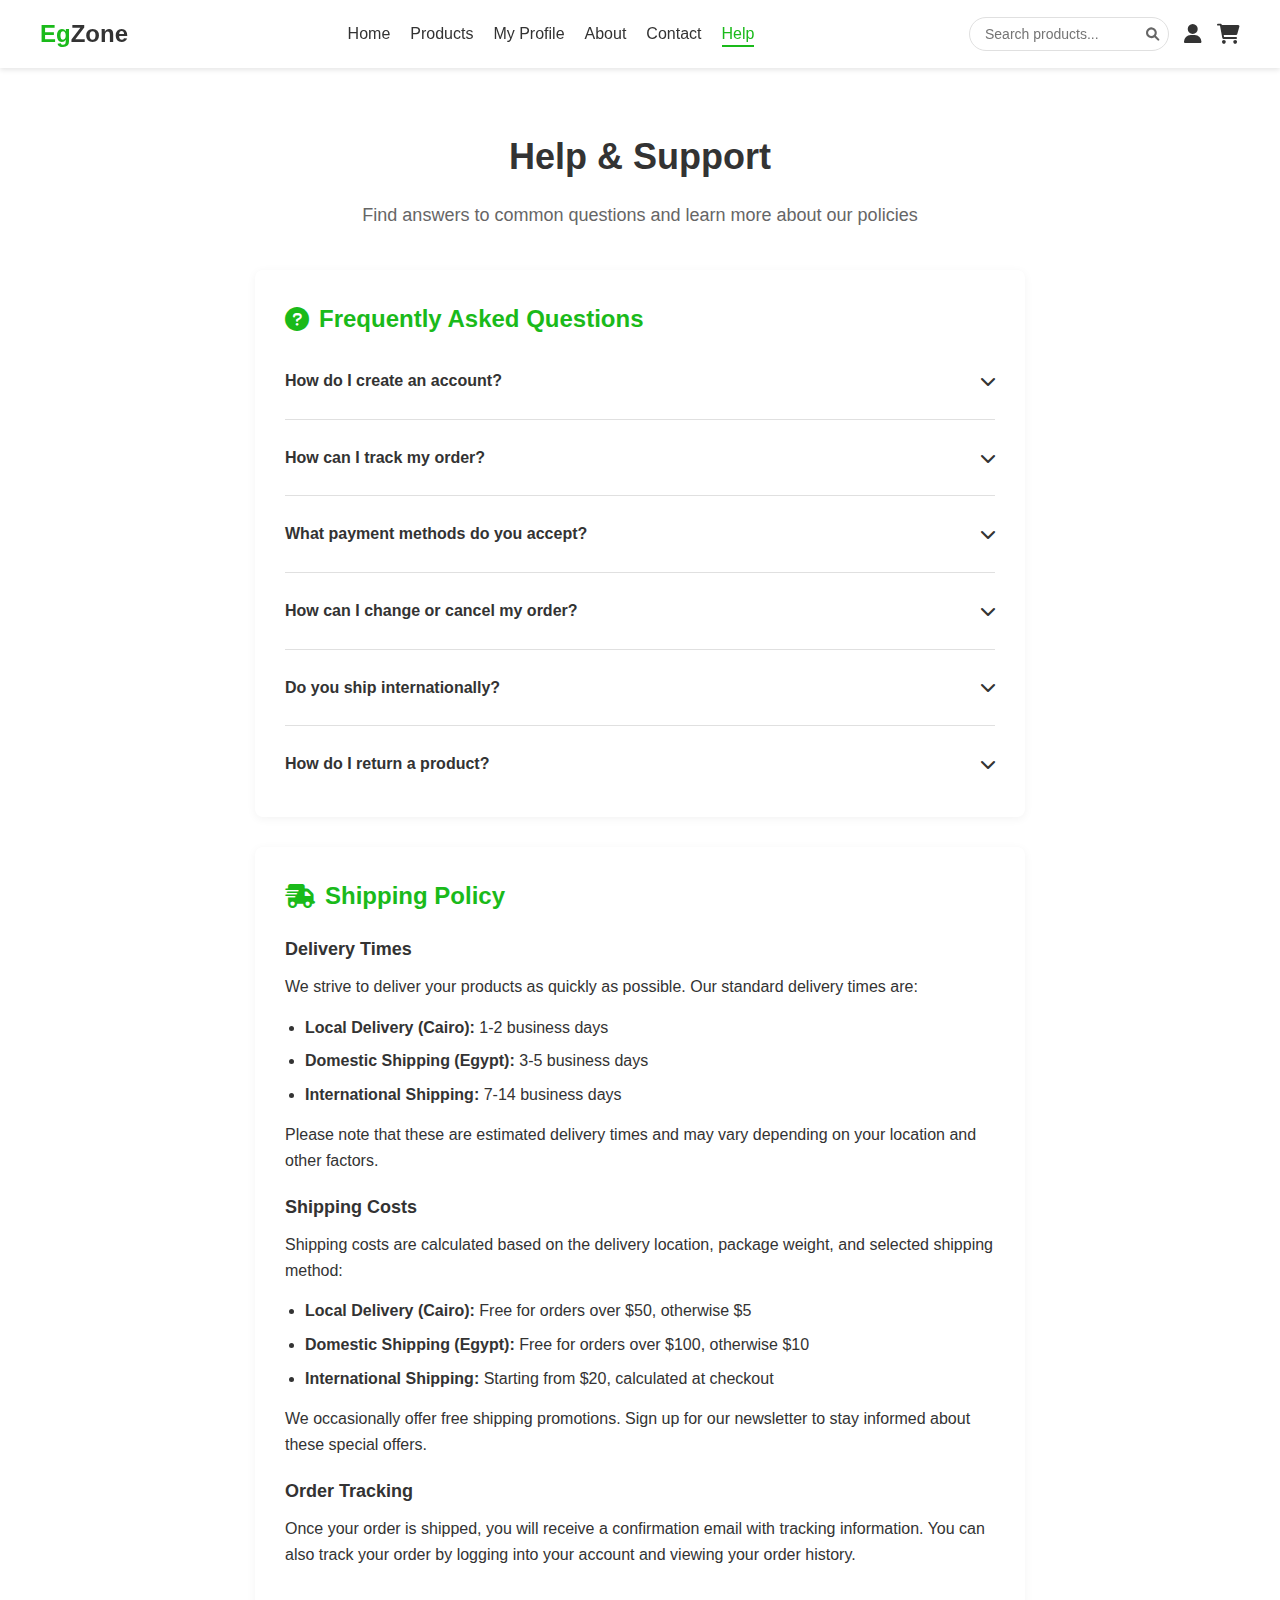
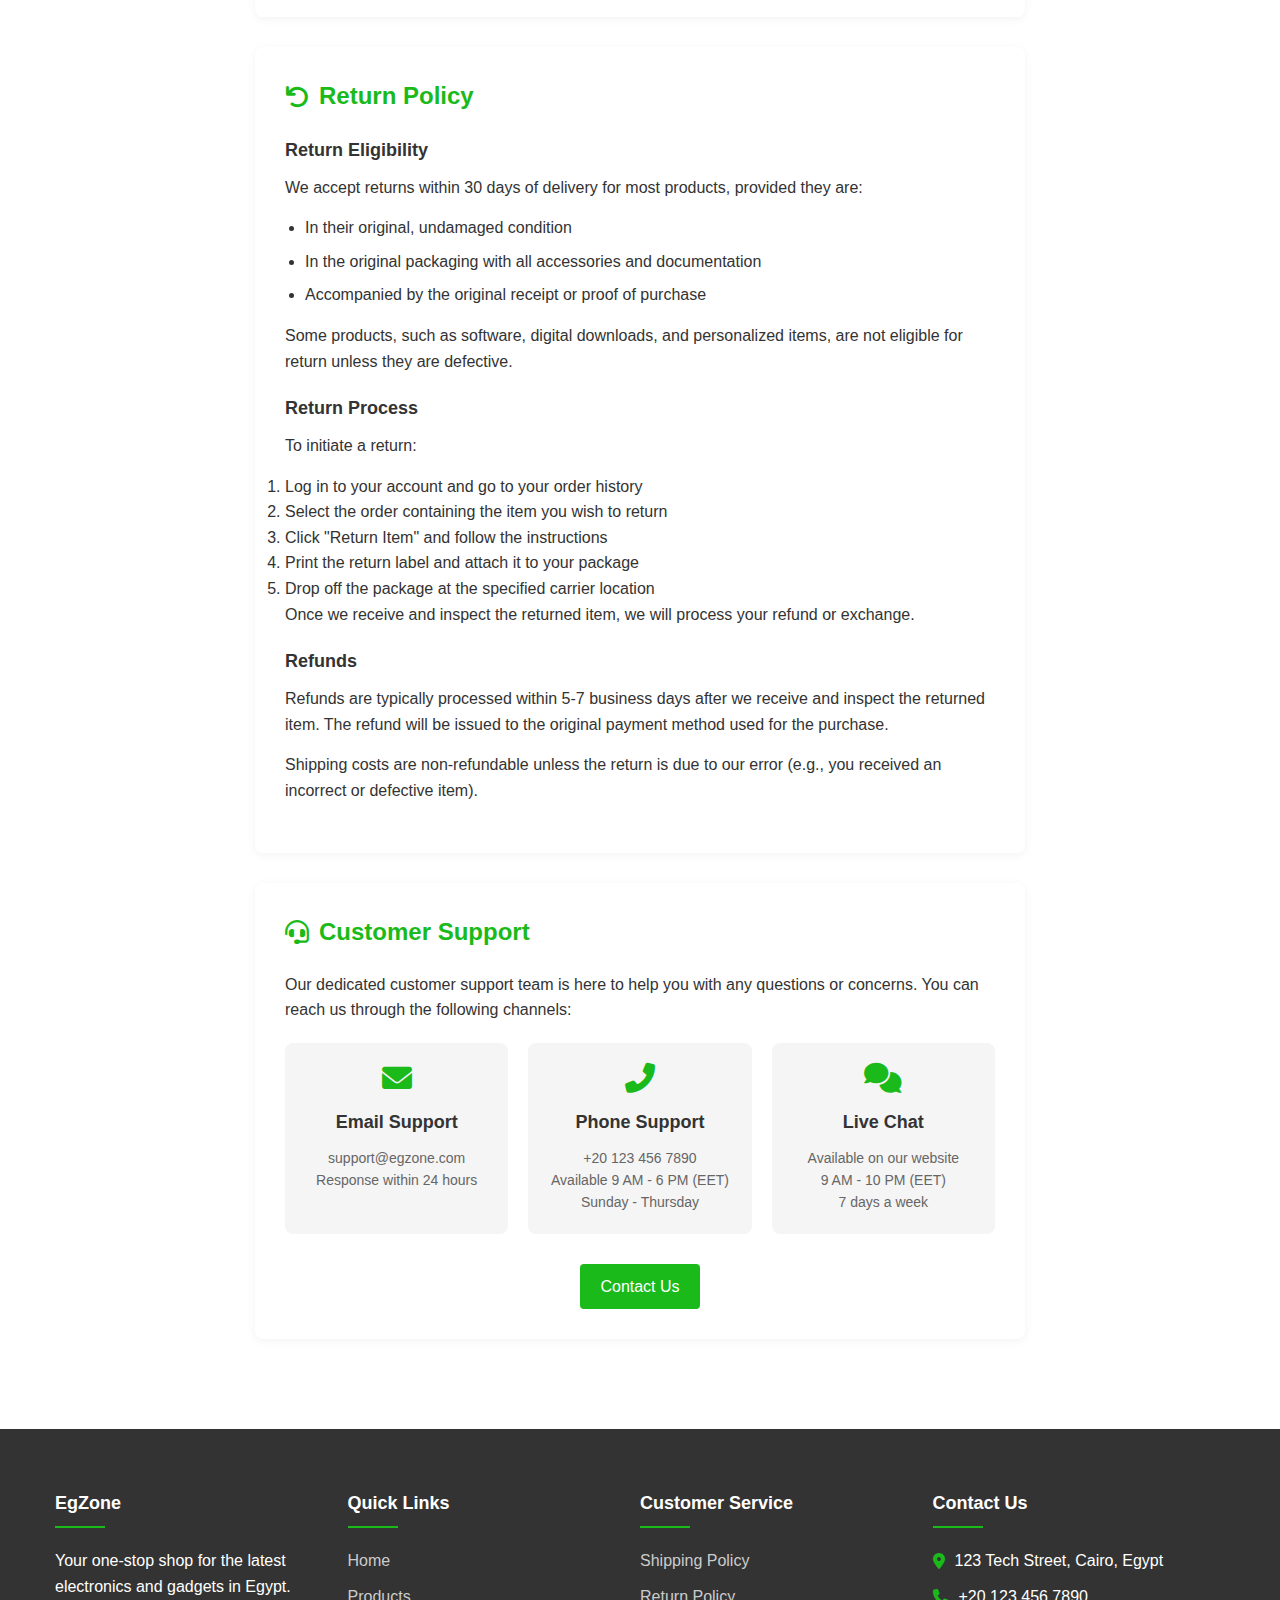
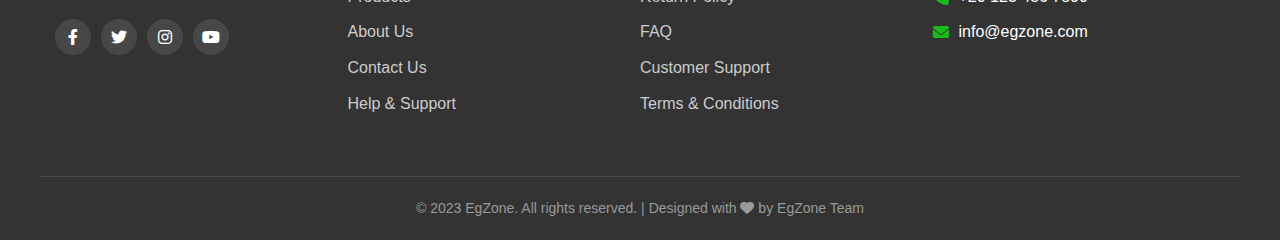
<file: help.html>
<!DOCTYPE html>
<html lang="en">
<head>
  <meta charset="UTF-8">
  <meta name="viewport" content="width=device-width, initial-scale=1.0">
  <title>Help & Support - EgZone</title>

  <!-- CSS Files -->
  <link rel="stylesheet" href="assets/css/style.css">
  <link rel="stylesheet" href="assets/css/components/navbar.css">
  <link rel="stylesheet" href="assets/css/components/footer.css">
  <link rel="stylesheet" href="assets/css/responsive.css">

  <!-- Font Awesome (for icons) -->
  <link rel="stylesheet" href="https://cdnjs.cloudflare.com/ajax/libs/font-awesome/6.0.0-beta3/css/all.min.css">

  <style>
    /* Help Page Specific Styles */
    .help-section {
      padding: 60px 0;
    }

    .help-container {
      max-width: 800px;
      margin: 0 auto;
    }

    .help-header {
      text-align: center;
      margin-bottom: 40px;
    }

    .help-header h1 {
      font-size: 36px;
      color: var(--secondary-color);
      margin-bottom: 15px;
    }

    .help-header p {
      color: var(--light-text);
      font-size: 18px;
    }

    .help-card {
      background-color: white;
      border-radius: 8px;
      box-shadow: 0 2px 10px rgba(0, 0, 0, 0.05);
      padding: 30px;
      margin-bottom: 30px;
    }

    .help-card h2 {
      color: var(--primary-color);
      font-size: 24px;
      margin-bottom: 20px;
      display: flex;
      align-items: center;
    }

    .help-card h2 i {
      margin-right: 10px;
    }

    .faq-item {
      margin-bottom: 15px;
      border-bottom: 1px solid var(--border-color);
      padding-bottom: 15px;
    }

    .faq-item:last-child {
      border-bottom: none;
      margin-bottom: 0;
      padding-bottom: 0;
    }

    .faq-question {
      font-weight: 600;
      color: var(--secondary-color);
      cursor: pointer;
      display: flex;
      justify-content: space-between;
      align-items: center;
      padding: 10px 0;
    }

    .faq-question i {
      transition: transform 0.3s ease;
    }

    .faq-answer {
      display: none;
      padding: 10px 0;
      color: var(--light-text);
      line-height: 1.6;
    }

    .faq-item.active .faq-question i {
      transform: rotate(180deg);
    }

    .faq-item.active .faq-answer {
      display: block;
    }

    .policy-section {
      margin-bottom: 20px;
    }

    .policy-section h3 {
      font-size: 18px;
      color: var(--secondary-color);
      margin-bottom: 10px;
    }

    .policy-section p {
      margin-bottom: 15px;
      line-height: 1.6;
    }

    .policy-section ul {
      list-style-type: disc;
      padding-left: 20px;
      margin-bottom: 15px;
    }

    .policy-section ul li {
      margin-bottom: 8px;
    }

    .contact-methods {
      display: grid;
      grid-template-columns: repeat(3, 1fr);
      gap: 20px;
      margin-top: 20px;
    }

    .contact-method {
      text-align: center;
      padding: 20px;
      border-radius: 8px;
      background-color: var(--light-background);
      transition: transform 0.3s ease, box-shadow 0.3s ease;
    }

    .contact-method:hover {
      transform: translateY(-5px);
      box-shadow: 0 5px 15px rgba(0, 0, 0, 0.1);
    }

    .contact-method i {
      font-size: 30px;
      color: var(--primary-color);
      margin-bottom: 15px;
    }

    .contact-method h3 {
      font-size: 18px;
      margin-bottom: 10px;
    }

    .contact-method p {
      color: var(--light-text);
      font-size: 14px;
    }

    @media only screen and (max-width: 768px) {
      .contact-methods {
        grid-template-columns: 1fr;
      }
    }
  </style>
</head>
<body>
  <!-- Navbar -->
  <nav class="navbar">
    <div class="container navbar-container">
      <div class="navbar-logo">
        <a href="index.html">
          <h1><span>Eg</span>Zone</h1>
        </a>
      </div>

      <button class="mobile-menu-toggle">
        <i class="fas fa-bars"></i>
      </button>

      <ul class="navbar-menu">
        <li><a href="index.html">Home</a></li>
        <li><a href="search.html?category=all">Products</a></li>
        <li><a href="profile.html">My Profile</a></li>
        <li><a href="about.html">About</a></li>
        <li><a href="contact.html">Contact</a></li>
        <li><a href="help.html" class="active">Help</a></li>
      </ul>

      <div class="navbar-actions">
        <div class="search-container">
          <form id="search-form">
            <input type="text" class="search-input" placeholder="Search products...">
            <button type="submit" class="search-btn">
              <i class="fas fa-search"></i>
            </button>
          </form>
          <div class="live-search-results"></div>
        </div>

        <div class="auth-links">
          <a href="login.html" title="Login">
            <i class="fas fa-user"></i>
          </a>
        </div>

        <div class="user-dropdown" style="display: none;">
          <a href="#" class="dropdown-toggle">
            <i class="fas fa-user-circle"></i>
            <span class="user-name">User</span>
          </a>
          <ul class="dropdown-menu">
            <li><a href="profile.html">My Profile</a></li>
            <li><a href="add-product.html">Add Product</a></li>
            <li><a href="#" id="logout-btn">Logout</a></li>
          </ul>
        </div>

        <a href="cart.html" class="cart-icon" title="Cart">
          <i class="fas fa-shopping-cart"></i>
          <span class="cart-count">0</span>
        </a>
      </div>
    </div>
  </nav>

  <!-- Help Section -->
  <section class="help-section">
    <div class="container help-container">
      <div class="help-header">
        <h1>Help & Support</h1>
        <p>Find answers to common questions and learn more about our policies</p>
      </div>

      <!-- FAQ Section -->
      <div class="help-card">
        <h2><i class="fas fa-question-circle"></i> Frequently Asked Questions</h2>

        <div class="faq-list">
          <div class="faq-item">
            <div class="faq-question">
              How do I create an account? <i class="fas fa-chevron-down"></i>
            </div>
            <div class="faq-answer">
              Creating an account is easy! Click on the user icon in the top right corner of the page, then select "Sign Up". Fill in your details including name, email, and password, then click "Create Account". You'll be automatically logged in and ready to shop.
            </div>
          </div>

          <div class="faq-item">
            <div class="faq-question">
              How can I track my order? <i class="fas fa-chevron-down"></i>
            </div>
            <div class="faq-answer">
              You can track your order by logging into your account and visiting the "My Profile" page. Under the "Order History" section, you'll find all your orders with their current status. Click on any order to view detailed tracking information.
            </div>
          </div>

          <div class="faq-item">
            <div class="faq-question">
              What payment methods do you accept? <i class="fas fa-chevron-down"></i>
            </div>
            <div class="faq-answer">
              We accept various payment methods including credit/debit cards (Visa, MasterCard, American Express), PayPal, and bank transfers. All payments are processed securely through our encrypted payment gateway.
            </div>
          </div>

          <div class="faq-item">
            <div class="faq-question">
              How can I change or cancel my order? <i class="fas fa-chevron-down"></i>
            </div>
            <div class="faq-answer">
              If you need to change or cancel your order, please contact our customer support team as soon as possible. Orders can typically be modified or canceled within 1 hour of placement. After this time, the order may have already been processed for shipping.
            </div>
          </div>

          <div class="faq-item">
            <div class="faq-question">
              Do you ship internationally? <i class="fas fa-chevron-down"></i>
            </div>
            <div class="faq-answer">
              Yes, we ship to most countries worldwide. International shipping rates and delivery times vary depending on the destination. You can see the shipping options and costs during checkout after entering your shipping address.
            </div>
          </div>

          <div class="faq-item">
            <div class="faq-question">
              How do I return a product? <i class="fas fa-chevron-down"></i>
            </div>
            <div class="faq-answer">
              To return a product, go to your order history in your account, select the order containing the item you wish to return, and click "Return Item". Follow the instructions to complete the return process. Please note that items must be in their original condition and packaging.
            </div>
          </div>
        </div>
      </div>

      <!-- Shipping Policy -->
      <div class="help-card">
        <h2><i class="fas fa-shipping-fast"></i> Shipping Policy</h2>

        <div class="policy-section">
          <h3>Delivery Times</h3>
          <p>We strive to deliver your products as quickly as possible. Our standard delivery times are:</p>
          <ul>
            <li><strong>Local Delivery (Cairo):</strong> 1-2 business days</li>
            <li><strong>Domestic Shipping (Egypt):</strong> 3-5 business days</li>
            <li><strong>International Shipping:</strong> 7-14 business days</li>
          </ul>
          <p>Please note that these are estimated delivery times and may vary depending on your location and other factors.</p>
        </div>

        <div class="policy-section">
          <h3>Shipping Costs</h3>
          <p>Shipping costs are calculated based on the delivery location, package weight, and selected shipping method:</p>
          <ul>
            <li><strong>Local Delivery (Cairo):</strong> Free for orders over $50, otherwise $5</li>
            <li><strong>Domestic Shipping (Egypt):</strong> Free for orders over $100, otherwise $10</li>
            <li><strong>International Shipping:</strong> Starting from $20, calculated at checkout</li>
          </ul>
          <p>We occasionally offer free shipping promotions. Sign up for our newsletter to stay informed about these special offers.</p>
        </div>

        <div class="policy-section">
          <h3>Order Tracking</h3>
          <p>Once your order is shipped, you will receive a confirmation email with tracking information. You can also track your order by logging into your account and viewing your order history.</p>
        </div>
      </div>

      <!-- Return Policy -->
      <div class="help-card">
        <h2><i class="fas fa-undo"></i> Return Policy</h2>

        <div class="policy-section">
          <h3>Return Eligibility</h3>
          <p>We accept returns within 30 days of delivery for most products, provided they are:</p>
          <ul>
            <li>In their original, undamaged condition</li>
            <li>In the original packaging with all accessories and documentation</li>
            <li>Accompanied by the original receipt or proof of purchase</li>
          </ul>
          <p>Some products, such as software, digital downloads, and personalized items, are not eligible for return unless they are defective.</p>
        </div>

        <div class="policy-section">
          <h3>Return Process</h3>
          <p>To initiate a return:</p>
          <ol>
            <li>Log in to your account and go to your order history</li>
            <li>Select the order containing the item you wish to return</li>
            <li>Click "Return Item" and follow the instructions</li>
            <li>Print the return label and attach it to your package</li>
            <li>Drop off the package at the specified carrier location</li>
          </ol>
          <p>Once we receive and inspect the returned item, we will process your refund or exchange.</p>
        </div>

        <div class="policy-section">
          <h3>Refunds</h3>
          <p>Refunds are typically processed within 5-7 business days after we receive and inspect the returned item. The refund will be issued to the original payment method used for the purchase.</p>
          <p>Shipping costs are non-refundable unless the return is due to our error (e.g., you received an incorrect or defective item).</p>
        </div>
      </div>

      <!-- Customer Support -->
      <div class="help-card">
        <h2><i class="fas fa-headset"></i> Customer Support</h2>

        <p>Our dedicated customer support team is here to help you with any questions or concerns. You can reach us through the following channels:</p>

        <div class="contact-methods">
          <div class="contact-method">
            <i class="fas fa-envelope"></i>
            <h3>Email Support</h3>
            <p>support@egzone.com</p>
            <p>Response within 24 hours</p>
          </div>

          <div class="contact-method">
            <i class="fas fa-phone-alt"></i>
            <h3>Phone Support</h3>
            <p>+20 123 456 7890</p>
            <p>Available 9 AM - 6 PM (EET)</p>
            <p>Sunday - Thursday</p>
          </div>

          <div class="contact-method">
            <i class="fas fa-comments"></i>
            <h3>Live Chat</h3>
            <p>Available on our website</p>
            <p>9 AM - 10 PM (EET)</p>
            <p>7 days a week</p>
          </div>
        </div>

        <div style="text-align: center; margin-top: 30px;">
          <a href="contact.html" class="btn">Contact Us</a>
        </div>
      </div>
    </div>
  </section>

  <!-- Footer -->
  <footer class="footer">
    <div class="container footer-container">
      <div class="footer-column">
        <h3>EgZone</h3>
        <p>Your one-stop shop for the latest electronics and gadgets in Egypt.</p>
        <div class="footer-social">
          <a href="#"><i class="fab fa-facebook-f"></i></a>
          <a href="#"><i class="fab fa-twitter"></i></a>
          <a href="#"><i class="fab fa-instagram"></i></a>
          <a href="#"><i class="fab fa-youtube"></i></a>
        </div>
      </div>

      <div class="footer-column">
        <h3>Quick Links</h3>
        <ul class="footer-links">
          <li><a href="index.html">Home</a></li>
          <li><a href="search.html?category=all">Products</a></li>
          <li><a href="about.html">About Us</a></li>
          <li><a href="contact.html">Contact Us</a></li>
          <li><a href="help.html">Help & Support</a></li>
        </ul>
      </div>

      <div class="footer-column">
        <h3>Customer Service</h3>
        <ul class="footer-links">
          <li><a href="help.html#shipping">Shipping Policy</a></li>
          <li><a href="help.html#returns">Return Policy</a></li>
          <li><a href="help.html#faq">FAQ</a></li>
          <li><a href="help.html#support">Customer Support</a></li>
          <li><a href="help.html#terms">Terms & Conditions</a></li>
        </ul>
      </div>

      <div class="footer-column">
        <h3>Contact Us</h3>
        <div class="footer-contact">
          <p><i class="fas fa-map-marker-alt"></i> 123 Tech Street, Cairo, Egypt</p>
          <p><i class="fas fa-phone"></i> +20 123 456 7890</p>
          <p><i class="fas fa-envelope"></i> info@egzone.com</p>
        </div>
      </div>
    </div>

    <div class="container footer-bottom">
      <p>&copy; 2023 EgZone. All rights reserved. | Designed with <i class="fas fa-heart"></i> by EgZone Team</p>
    </div>
  </footer>

  <!-- JavaScript Files -->
  <script src="assets/js/main.js"></script>
  <script src="assets/js/auth.js"></script>
  <script>
    // FAQ Accordion Functionality
    document.addEventListener('DOMContentLoaded', () => {
      const faqQuestions = document.querySelectorAll('.faq-question');

      faqQuestions.forEach(question => {
        question.addEventListener('click', () => {
          const faqItem = question.parentElement;
          faqItem.classList.toggle('active');
        });
      });
    });
  </script>
</body>
</html>
</file>
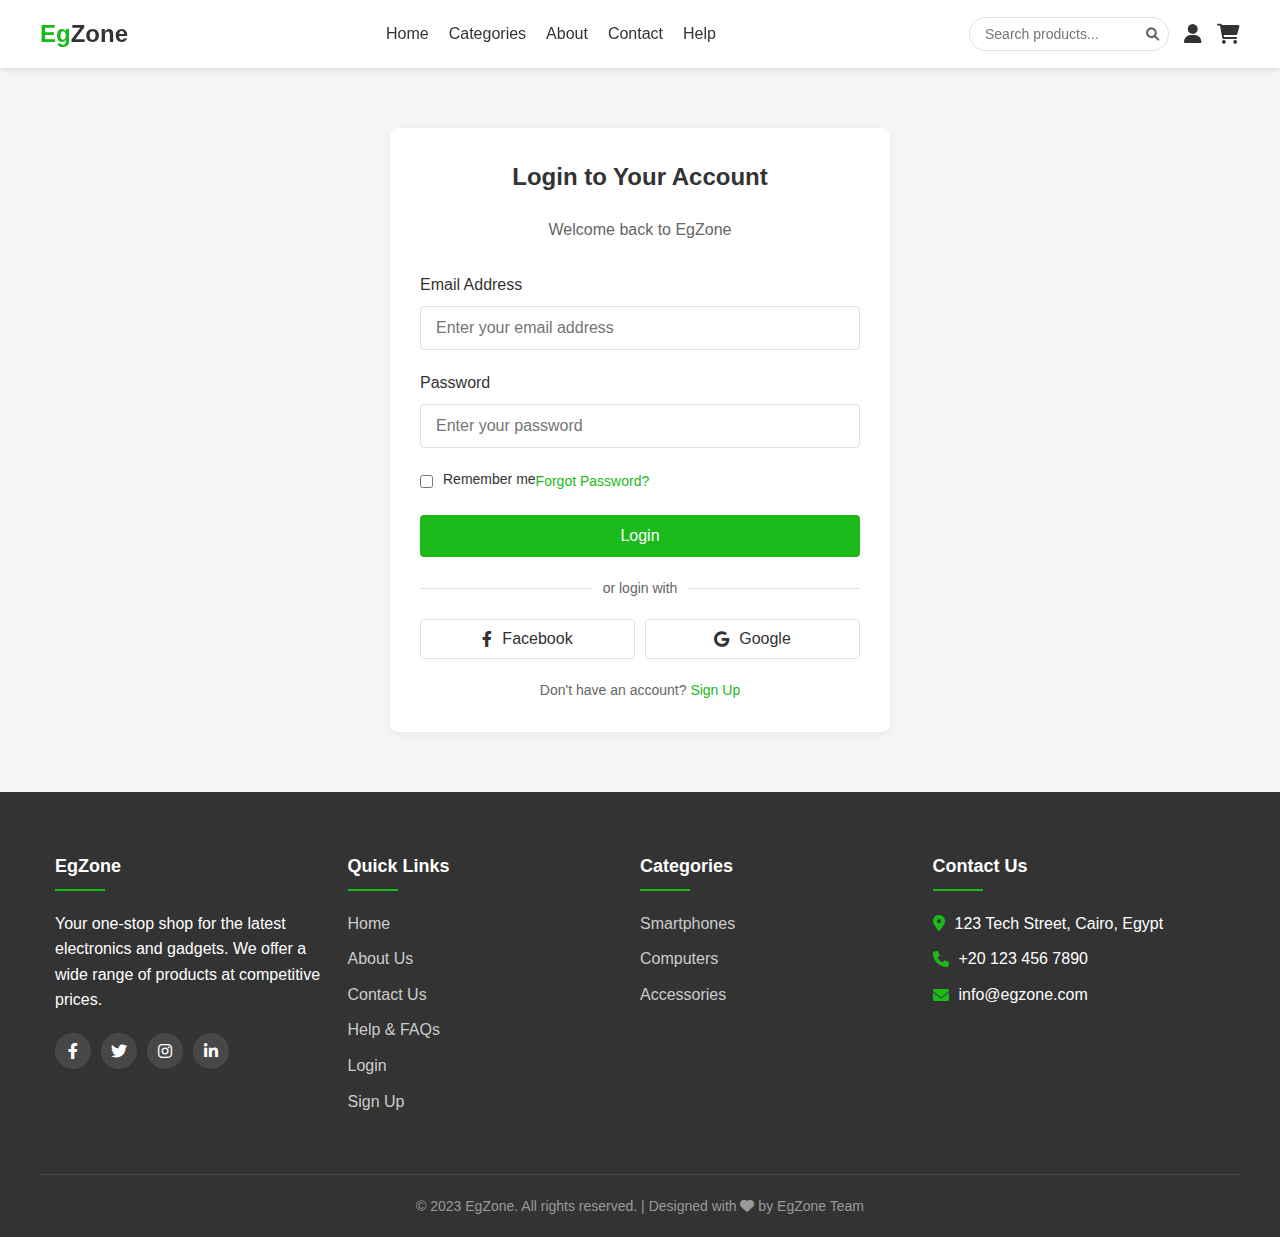
<file: login.html>
<!DOCTYPE html>
<html lang="en">
<head>
  <meta charset="UTF-8">
  <meta name="viewport" content="width=device-width, initial-scale=1.0">
  <title>Login | EgZone</title>
  
  <!-- CSS Files -->
  <link rel="stylesheet" href="assets/css/style.css">
  <link rel="stylesheet" href="assets/css/components/navbar.css">
  <link rel="stylesheet" href="assets/css/components/footer.css">
  <link rel="stylesheet" href="assets/css/components/forms.css">
  <link rel="stylesheet" href="assets/css/responsive.css">
  
  <!-- Font Awesome (for icons) -->
  <link rel="stylesheet" href="https://cdnjs.cloudflare.com/ajax/libs/font-awesome/6.0.0-beta3/css/all.min.css">
</head>
<body>
  <!-- Navbar -->
  <nav class="navbar">
    <div class="container navbar-container">
      <div class="navbar-logo">
        <a href="index.html">
          <h1><span>Eg</span>Zone</h1>
        </a>
      </div>
      
      <button class="mobile-menu-toggle">
        <i class="fas fa-bars"></i>
      </button>
      
      <ul class="navbar-menu">
        <li><a href="index.html">Home</a></li>
        <li class="dropdown">
          <a href="#">Categories</a>
          <ul class="dropdown-menu">
            <li><a href="index.html?category=Smartphones">Smartphones</a></li>
            <li><a href="index.html?category=Computers">Computers</a></li>
            <li><a href="index.html?category=Accessories">Accessories</a></li>
          </ul>
        </li>
        <li><a href="about.html">About</a></li>
        <li><a href="contact.html">Contact</a></li>
        <li><a href="help.html">Help</a></li>
      </ul>
      
      <div class="navbar-actions">
        <div class="search-container">
          <form id="search-form">
            <input type="text" class="search-input" placeholder="Search products...">
            <button type="submit" class="search-btn">
              <i class="fas fa-search"></i>
            </button>
          </form>
        </div>
        
        <div class="auth-links">
          <a href="login.html" title="Login" class="active">
            <i class="fas fa-user"></i>
          </a>
        </div>
        
        <div class="user-dropdown" style="display: none;">
          <a href="#" class="dropdown-toggle">
            <i class="fas fa-user-circle"></i>
            <span class="user-name">User</span>
          </a>
          <ul class="dropdown-menu">
            <li><a href="profile.html">My Profile</a></li>
            <li><a href="add-product.html">Add Product</a></li>
            <li><a href="#" id="logout-btn">Logout</a></li>
          </ul>
        </div>
        
        <a href="cart.html" class="cart-icon" title="Cart">
          <i class="fas fa-shopping-cart"></i>
          <span class="cart-count">0</span>
        </a>
      </div>
    </div>
  </nav>
  
  <!-- Login Section -->
  <section class="section auth-section">
    <div class="container">
      <div class="form-container">
        <h2 class="form-title">Login to Your Account</h2>
        <p class="form-subtitle">Welcome back to EgZone</p>
        
        <form id="login-form">
          <div class="form-group">
            <label for="login-email" class="form-label">Email Address</label>
            <input type="email" id="login-email" class="form-control" placeholder="Enter your email address" data-validate="email" data-error-message="Please enter a valid email address">
          </div>
          
          <div class="form-group">
            <label for="login-password" class="form-label">Password</label>
            <input type="password" id="login-password" class="form-control" placeholder="Enter your password">
          </div>
          
          <div class="form-check">
            <input type="checkbox" id="remember-me" class="form-check-input">
            <label for="remember-me" class="form-check-label">Remember me</label>
            <a href="#" class="forgot-password">Forgot Password?</a>
          </div>
          
          <button type="submit" class="form-btn">Login</button>
        </form>
        
        <div class="form-divider">
          <span class="form-divider-text">or login with</span>
        </div>
        
        <div class="form-social-btns">
          <button class="form-social-btn facebook">
            <i class="fab fa-facebook-f"></i> Facebook
          </button>
          <button class="form-social-btn google">
            <i class="fab fa-google"></i> Google
          </button>
        </div>
        
        <div class="form-footer">
          Don't have an account? <a href="signup.html">Sign Up</a>
        </div>
      </div>
    </div>
  </section>
  
  <!-- Footer -->
  <footer class="footer">
    <div class="container footer-container">
      <div class="footer-column">
        <h3>EgZone</h3>
        <p>Your one-stop shop for the latest electronics and gadgets. We offer a wide range of products at competitive prices.</p>
        <div class="footer-social">
          <a href="#"><i class="fab fa-facebook-f"></i></a>
          <a href="#"><i class="fab fa-twitter"></i></a>
          <a href="#"><i class="fab fa-instagram"></i></a>
          <a href="#"><i class="fab fa-linkedin-in"></i></a>
        </div>
      </div>
      
      <div class="footer-column">
        <h3>Quick Links</h3>
        <ul class="footer-links">
          <li><a href="index.html">Home</a></li>
          <li><a href="about.html">About Us</a></li>
          <li><a href="contact.html">Contact Us</a></li>
          <li><a href="help.html">Help & FAQs</a></li>
          <li><a href="login.html">Login</a></li>
          <li><a href="signup.html">Sign Up</a></li>
        </ul>
      </div>
      
      <div class="footer-column">
        <h3>Categories</h3>
        <ul class="footer-links">
          <li><a href="index.html?category=Smartphones">Smartphones</a></li>
          <li><a href="index.html?category=Computers">Computers</a></li>
          <li><a href="index.html?category=Accessories">Accessories</a></li>
        </ul>
      </div>
      
      <div class="footer-column">
        <h3>Contact Us</h3>
        <div class="footer-contact">
          <p><i class="fas fa-map-marker-alt"></i> 123 Tech Street, Cairo, Egypt</p>
          <p><i class="fas fa-phone"></i> +20 123 456 7890</p>
          <p><i class="fas fa-envelope"></i> info@egzone.com</p>
        </div>
      </div>
    </div>
    
    <div class="container footer-bottom">
      <p>&copy; 2023 EgZone. All rights reserved. | Designed with <i class="fas fa-heart"></i> by EgZone Team</p>
    </div>
  </footer>
  
  <!-- JavaScript Files -->
  <script src="assets/js/main.js"></script>
  <script src="assets/js/auth.js"></script>
  <script src="assets/js/validation.js"></script>
  
  <style>
    /* Auth Section Styles */
    .auth-section {
      background-color: var(--light-background);
      min-height: 80vh;
      display: flex;
      align-items: center;
      padding: 60px 0;
    }
    
    .forgot-password {
      float: right;
      font-size: 14px;
    }
    
    /* Notification */
    .notification {
      position: fixed;
      bottom: 20px;
      right: 20px;
      background-color: white;
      box-shadow: 0 2px 10px rgba(0, 0, 0, 0.1);
      border-radius: 4px;
      padding: 15px;
      display: flex;
      justify-content: space-between;
      align-items: center;
      width: 300px;
      z-index: 1000;
      transform: translateX(400px);
      transition: transform 0.3s ease;
    }
    
    .notification.show {
      transform: translateX(0);
    }
    
    .notification.success {
      border-left: 4px solid var(--success-color);
    }
    
    .notification.error {
      border-left: 4px solid var(--error-color);
    }
    
    .notification.info {
      border-left: 4px solid var(--info-color);
    }
    
    .notification-content {
      display: flex;
      align-items: center;
    }
    
    .notification-content i {
      font-size: 20px;
      margin-right: 10px;
    }
    
    .notification-content i.fa-check-circle {
      color: var(--success-color);
    }
    
    .notification-content i.fa-exclamation-circle {
      color: var(--error-color);
    }
    
    .notification-content i.fa-info-circle {
      color: var(--info-color);
    }
    
    .notification-close {
      background: none;
      border: none;
      color: var(--light-text);
      cursor: pointer;
    }
    
    /* Responsive Styles */
    @media only screen and (max-width: 576px) {
      .notification {
        width: calc(100% - 40px);
      }
    }
  </style>
</body>
</html>
</file>
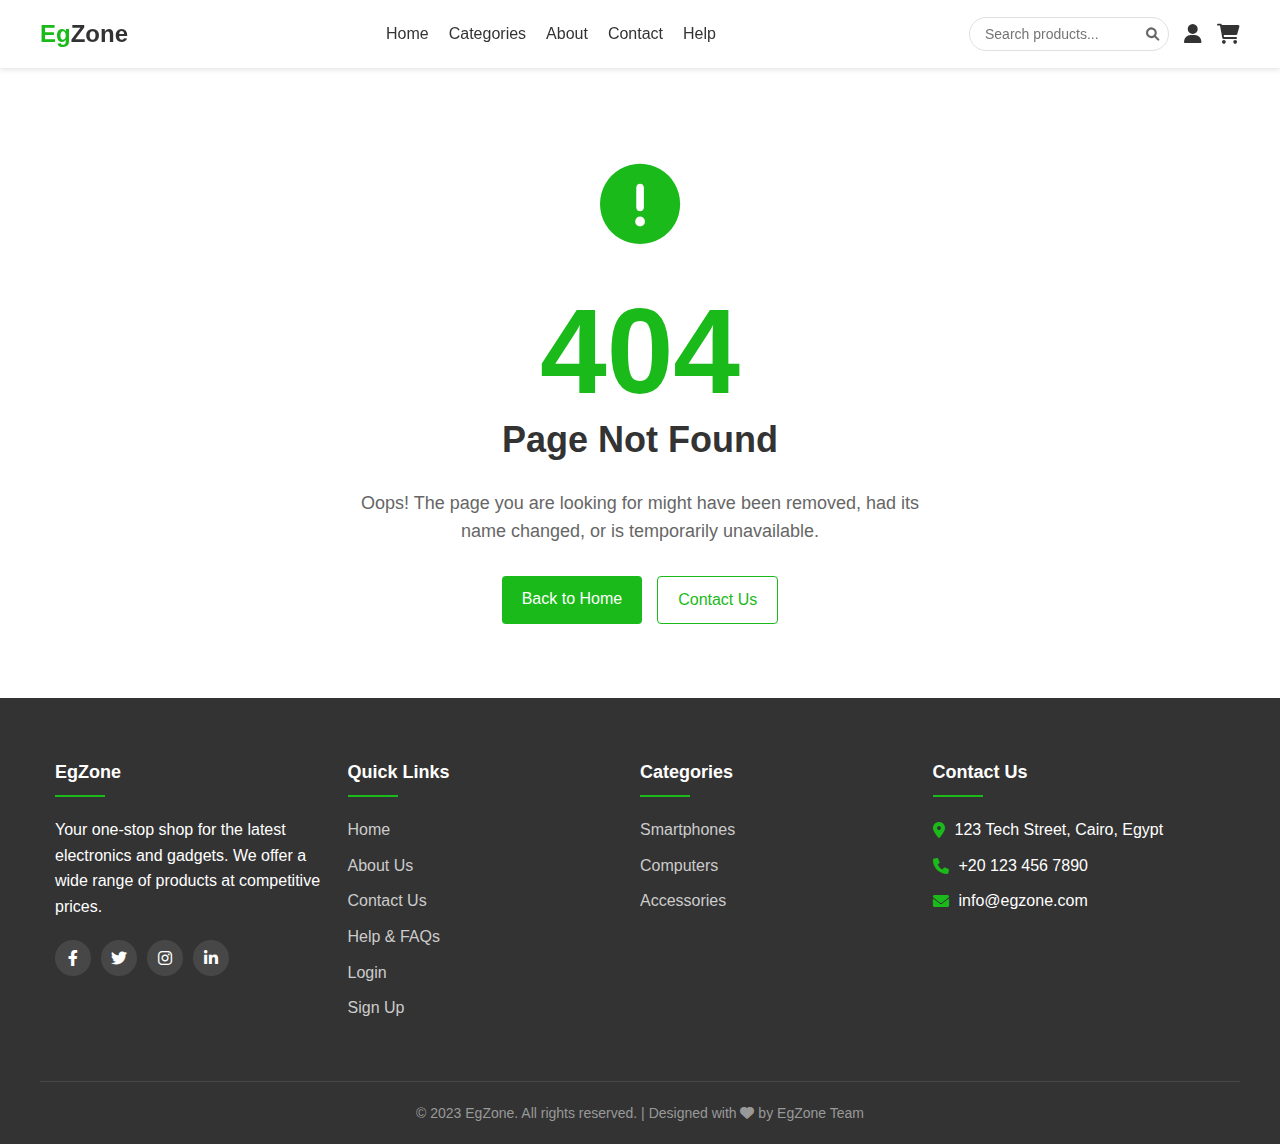
<file: product.html>
<!DOCTYPE html>
<html lang="en">
<head>
  <meta charset="UTF-8">
  <meta name="viewport" content="width=device-width, initial-scale=1.0">
  <title>Product Details - EgZone</title>

  <!-- CSS Files -->
  <link rel="stylesheet" href="assets/css/style.css">
  <link rel="stylesheet" href="assets/css/components/navbar.css">
  <link rel="stylesheet" href="assets/css/components/footer.css">
  <link rel="stylesheet" href="assets/css/components/product-card.css">
  <link rel="stylesheet" href="assets/css/responsive.css">

  <!-- Font Awesome (for icons) -->
  <link rel="stylesheet" href="https://cdnjs.cloudflare.com/ajax/libs/font-awesome/6.0.0-beta3/css/all.min.css">
</head>
<body>
  <!-- Navbar -->
  <nav class="navbar">
    <div class="container navbar-container">
      <div class="navbar-logo">
        <a href="index.html">
          <h1><span>Eg</span>Zone</h1>
        </a>
      </div>

      <button class="mobile-menu-toggle">
        <i class="fas fa-bars"></i>
      </button>

      <ul class="navbar-menu">
        <li><a href="index.html">Home</a></li>
        <li class="dropdown">
          <a href="#">Categories</a>
          <ul class="dropdown-menu">
            <li><a href="index.html?category=Smartphones">Smartphones</a></li>
            <li><a href="index.html?category=Computers">Computers</a></li>
            <li><a href="index.html?category=Accessories">Accessories</a></li>
          </ul>
        </li>
        <li><a href="about.html">About</a></li>
        <li><a href="contact.html">Contact</a></li>
        <li><a href="help.html">Help</a></li>
      </ul>

      <div class="navbar-actions">
        <div class="search-container">
          <form id="search-form">
            <input type="text" class="search-input" placeholder="Search products...">
            <button type="submit" class="search-btn">
              <i class="fas fa-search"></i>
            </button>
          </form>
          <div class="live-search-results"></div>
        </div>

        <div class="auth-links">
          <a href="login.html" title="Login">
            <i class="fas fa-user"></i>
          </a>
        </div>

        <div class="user-dropdown" style="display: none;">
          <a href="#" class="dropdown-toggle">
            <i class="fas fa-user-circle"></i>
            <span class="user-name">User</span>
          </a>
          <ul class="dropdown-menu">
            <li><a href="profile.html">My Profile</a></li>
            <li><a href="add-product.html">Add Product</a></li>
            <li><a href="#" id="logout-btn">Logout</a></li>
          </ul>
        </div>

        <a href="cart.html" class="cart-icon" title="Cart">
          <i class="fas fa-shopping-cart"></i>
          <span class="cart-count">0</span>
        </a>
      </div>
    </div>
  </nav>

  <!-- Breadcrumb -->
  <div class="breadcrumb">
    <div class="container">
      <ul class="breadcrumb-list">
        <li><a href="index.html">Home</a></li>
        <li><span id="product-category">Category</span></li>
        <li><span id="product-name">Product Name</span></li>
      </ul>
    </div>
  </div>

  <!-- Product Details Section -->
  <section class="section product-details-section">
    <div class="container">
      <div class="product-details">
        <!-- Product details will be loaded dynamically via JavaScript -->
      </div>
    </div>
  </section>

  <!-- Product Tabs Section -->
  <section class="section product-tabs-section">
    <div class="container">
      <div class="product-tabs">
        <div class="product-tabs-header">
          <button class="product-tab active" data-tab="description">Description</button>
          <button class="product-tab" data-tab="specifications">Specifications</button>
          <button class="product-tab" data-tab="reviews">Reviews</button>
        </div>

        <div class="product-tabs-content">
          <div class="product-tab-pane active" id="description">
            <div class="product-description">
              <!-- Product description will be loaded dynamically via JavaScript -->
            </div>
          </div>

          <div class="product-tab-pane" id="specifications">
            <div class="product-specifications">
              <!-- Product specifications will be loaded dynamically via JavaScript -->
            </div>
          </div>

          <div class="product-tab-pane" id="reviews">
            <div class="product-reviews">
              <div class="product-reviews-summary">
                <!-- Reviews summary will be loaded dynamically via JavaScript -->
              </div>

              <div class="product-reviews-list">
                <!-- Reviews will be loaded dynamically via JavaScript -->
              </div>

              <div class="product-review-form">
                <h3>Write a Review</h3>
                <form id="review-form">
                  <div class="form-group">
                    <label for="review-rating">Rating</label>
                    <div class="rating-input">
                      <i class="far fa-star" data-rating="1"></i>
                      <i class="far fa-star" data-rating="2"></i>
                      <i class="far fa-star" data-rating="3"></i>
                      <i class="far fa-star" data-rating="4"></i>
                      <i class="far fa-star" data-rating="5"></i>
                    </div>
                    <input type="hidden" id="review-rating" name="rating" value="0">
                  </div>

                  <div class="form-group">
                    <label for="review-title">Title</label>
                    <input type="text" id="review-title" name="title" class="form-control" required>
                  </div>

                  <div class="form-group">
                    <label for="review-content">Review</label>
                    <textarea id="review-content" name="content" class="form-control" rows="5" required></textarea>
                  </div>

                  <button type="submit" class="btn">Submit Review</button>
                </form>
              </div>
            </div>
          </div>
        </div>
      </div>
    </div>
  </section>

  <!-- Related Products Section -->
  <section class="section related-products-section">
    <div class="container">
      <h2 class="section-title">Related Products</h2>
      <p class="section-subtitle">You might also like</p>

      <div class="related-products-grid">
        <!-- Related products will be loaded dynamically via JavaScript -->
      </div>
    </div>
  </section>

  <!-- Footer -->
  <footer class="footer">
    <div class="container footer-container">
      <div class="footer-column">
        <h3>EgZone</h3>
        <p>Your one-stop shop for the latest electronics and gadgets. We offer a wide range of products at competitive prices.</p>
        <div class="footer-social">
          <a href="#"><i class="fab fa-facebook-f"></i></a>
          <a href="#"><i class="fab fa-twitter"></i></a>
          <a href="#"><i class="fab fa-instagram"></i></a>
          <a href="#"><i class="fab fa-linkedin-in"></i></a>
        </div>
      </div>

      <div class="footer-column">
        <h3>Quick Links</h3>
        <ul class="footer-links">
          <li><a href="index.html">Home</a></li>
          <li><a href="about.html">About Us</a></li>
          <li><a href="contact.html">Contact Us</a></li>
          <li><a href="help.html">Help & FAQs</a></li>
          <li><a href="login.html">Login</a></li>
          <li><a href="signup.html">Sign Up</a></li>
        </ul>
      </div>

      <div class="footer-column">
        <h3>Categories</h3>
        <ul class="footer-links">
          <li><a href="index.html?category=Smartphones">Smartphones</a></li>
          <li><a href="index.html?category=Computers">Computers</a></li>
          <li><a href="index.html?category=Accessories">Accessories</a></li>
        </ul>
      </div>

      <div class="footer-column">
        <h3>Contact Us</h3>
        <div class="footer-contact">
          <p><i class="fas fa-map-marker-alt"></i> 123 Tech Street, Cairo, Egypt</p>
          <p><i class="fas fa-phone"></i> +20 123 456 7890</p>
          <p><i class="fas fa-envelope"></i> info@egzone.com</p>
        </div>
      </div>
    </div>

    <div class="container footer-bottom">
      <p>&copy; 2023 EgZone. All rights reserved. | Designed with <i class="fas fa-heart"></i> by EgZone Team</p>
    </div>
  </footer>

  <!-- JavaScript Files -->
  <script src="assets/js/image-handler.js"></script>
  <script src="assets/js/main.js"></script>
  <script src="assets/js/auth.js"></script>
  <script src="assets/js/products.js"></script>
  <script src="assets/js/localStorage.js"></script>

  <style>
    /* Product Details Page Styles */
    .breadcrumb {
      background-color: var(--light-background);
      padding: 15px 0;
      margin-bottom: 30px;
    }

    .breadcrumb-list {
      display: flex;
      align-items: center;
    }

    .breadcrumb-list li {
      display: flex;
      align-items: center;
    }

    .breadcrumb-list li:not(:last-child)::after {
      content: '/';
      margin: 0 10px;
      color: var(--light-text);
    }

    .breadcrumb-list li a {
      color: var(--light-text);
    }

    .breadcrumb-list li a:hover {
      color: var(--primary-color);
    }

    .breadcrumb-list li:last-child span {
      color: var(--secondary-color);
      font-weight: 500;
    }

    .product-details {
      display: grid;
      grid-template-columns: 1fr 1fr;
      gap: 40px;
      margin-bottom: 40px;
    }

    .product-image {
      position: relative;
      border-radius: 8px;
      overflow: hidden;
      box-shadow: 0 2px 10px rgba(0, 0, 0, 0.1);
    }

    .product-image img {
      width: 100%;
      height: auto;
      display: block;
    }

    .product-badge {
      position: absolute;
      top: 15px;
      left: 15px;
      padding: 5px 10px;
      border-radius: 4px;
      font-size: 12px;
      font-weight: 600;
      text-transform: uppercase;
    }

    .product-badge.new {
      background-color: var(--primary-color);
      color: white;
    }

    .product-badge.sale {
      background-color: var(--error-color);
      color: white;
    }

    .product-info {
      display: flex;
      flex-direction: column;
    }

    .product-title {
      font-size: 32px;
      margin-bottom: 15px;
      color: var(--secondary-color);
    }

    .product-meta {
      display: flex;
      justify-content: space-between;
      margin-bottom: 20px;
    }

    .product-category {
      color: var(--light-text);
    }

    .product-rating {
      display: flex;
      align-items: center;
    }

    .product-stars {
      color: #ffc107;
      margin-right: 10px;
    }

    .product-review-count {
      color: var(--light-text);
      font-size: 14px;
    }

    .product-price {
      margin-bottom: 20px;
    }

    .current-price {
      font-size: 28px;
      font-weight: 600;
      color: var(--primary-color);
      margin-right: 10px;
    }

    .old-price {
      font-size: 20px;
      color: var(--light-text);
      text-decoration: line-through;
    }

    .product-description {
      margin-bottom: 20px;
      line-height: 1.8;
    }

    .product-features {
      margin-bottom: 20px;
    }

    .product-features h3 {
      font-size: 18px;
      margin-bottom: 10px;
      color: var(--secondary-color);
    }

    .product-features ul {
      list-style: disc;
      padding-left: 20px;
    }

    .product-features li {
      margin-bottom: 5px;
      color: var(--text-color);
    }

    .product-stock {
      margin-bottom: 20px;
      font-weight: 500;
    }

    .product-stock.in-stock {
      color: var(--success-color);
    }

    .product-stock.low-stock {
      color: var(--warning-color);
    }

    .product-stock.out-of-stock {
      color: var(--error-color);
    }

    .product-actions {
      display: flex;
      align-items: center;
      gap: 15px;
    }

    .product-quantity {
      display: flex;
      align-items: center;
      border: 1px solid var(--border-color);
      border-radius: 4px;
      overflow: hidden;
    }

    .quantity-btn {
      background-color: var(--light-background);
      border: none;
      width: 40px;
      height: 40px;
      font-size: 16px;
      cursor: pointer;
      transition: background-color 0.3s ease;
    }

    .quantity-btn:hover {
      background-color: var(--border-color);
    }

    .quantity-input {
      width: 60px;
      height: 40px;
      border: none;
      border-left: 1px solid var(--border-color);
      border-right: 1px solid var(--border-color);
      text-align: center;
      font-size: 16px;
    }

    .quantity-input::-webkit-inner-spin-button,
    .quantity-input::-webkit-outer-spin-button {
      -webkit-appearance: none;
      margin: 0;
    }

    .add-to-cart-btn {
      flex: 1;
    }

    .wishlist-btn {
      width: 50px;
      padding: 0;
      display: flex;
      justify-content: center;
      align-items: center;
      height: 42px;
    }

    /* Product Tabs */
    .product-tabs {
      margin-bottom: 60px;
    }

    .product-tabs-header {
      display: flex;
      border-bottom: 1px solid var(--border-color);
      margin-bottom: 30px;
    }

    .product-tab {
      padding: 15px 30px;
      background: none;
      border: none;
      border-bottom: 2px solid transparent;
      font-size: 16px;
      font-weight: 500;
      color: var(--light-text);
      cursor: pointer;
      transition: all 0.3s ease;
    }

    .product-tab:hover {
      color: var(--primary-color);
    }

    .product-tab.active {
      color: var(--primary-color);
      border-bottom-color: var(--primary-color);
    }

    .product-tab-pane {
      display: none;
    }

    .product-tab-pane.active {
      display: block;
    }

    /* Product Reviews */
    .product-reviews-summary {
      display: flex;
      justify-content: space-between;
      margin-bottom: 30px;
      padding-bottom: 30px;
      border-bottom: 1px solid var(--border-color);
    }

    .product-reviews-average {
      text-align: center;
    }

    .average-rating {
      font-size: 48px;
      font-weight: 600;
      color: var(--secondary-color);
      line-height: 1;
      margin-bottom: 10px;
    }

    .average-stars {
      color: #ffc107;
      font-size: 20px;
      margin-bottom: 10px;
    }

    .total-reviews {
      color: var(--light-text);
    }

    .product-reviews-breakdown {
      flex: 1;
      max-width: 400px;
    }

    .rating-breakdown {
      display: flex;
      align-items: center;
      margin-bottom: 10px;
    }

    .rating-level {
      width: 60px;
      display: flex;
      align-items: center;
    }

    .rating-level i {
      color: #ffc107;
      margin-right: 5px;
    }

    .rating-bar {
      flex: 1;
      height: 8px;
      background-color: var(--light-background);
      border-radius: 4px;
      overflow: hidden;
      margin: 0 10px;
    }

    .rating-fill {
      height: 100%;
      background-color: var(--primary-color);
    }

    .rating-count {
      width: 40px;
      text-align: right;
      color: var(--light-text);
    }

    .product-reviews-list {
      margin-bottom: 40px;
    }

    .review {
      padding: 20px 0;
      border-bottom: 1px solid var(--border-color);
    }

    .review-header {
      display: flex;
      justify-content: space-between;
      margin-bottom: 10px;
    }

    .review-author {
      font-weight: 500;
      color: var(--secondary-color);
    }

    .review-date {
      color: var(--light-text);
      font-size: 14px;
    }

    .review-rating {
      color: #ffc107;
      margin-bottom: 10px;
    }

    .review-title {
      font-size: 18px;
      font-weight: 500;
      margin-bottom: 10px;
      color: var(--secondary-color);
    }

    .review-content {
      line-height: 1.6;
      color: var(--text-color);
    }

    .product-review-form {
      background-color: var(--light-background);
      padding: 30px;
      border-radius: 8px;
    }

    .product-review-form h3 {
      font-size: 20px;
      margin-bottom: 20px;
      color: var(--secondary-color);
    }

    .rating-input {
      display: flex;
      font-size: 24px;
      color: #ffc107;
      margin-bottom: 10px;
    }

    .rating-input i {
      margin-right: 5px;
      cursor: pointer;
    }

    /* Related Products */
    .related-products-grid {
      display: grid;
      grid-template-columns: repeat(4, 1fr);
      gap: 20px;
    }

    /* Responsive Styles */
    @media only screen and (max-width: 992px) {
      .product-details {
        grid-template-columns: 1fr;
      }

      .related-products-grid {
        grid-template-columns: repeat(3, 1fr);
      }

      .product-reviews-summary {
        flex-direction: column;
        align-items: center;
      }

      .product-reviews-average {
        margin-bottom: 30px;
      }

      .product-reviews-breakdown {
        max-width: 100%;
      }
    }

    @media only screen and (max-width: 768px) {
      .product-tabs-header {
        overflow-x: auto;
        white-space: nowrap;
        padding-bottom: 5px;
      }

      .product-tab {
        padding: 15px 20px;
      }

      .related-products-grid {
        grid-template-columns: repeat(2, 1fr);
      }

      .product-actions {
        flex-wrap: wrap;
      }

      .product-quantity {
        width: 100%;
        margin-bottom: 10px;
      }

      .add-to-cart-btn,
      .wishlist-btn {
        flex: 1;
      }
    }

    @media only screen and (max-width: 576px) {
      .related-products-grid {
        grid-template-columns: 1fr;
      }

      .product-meta {
        flex-direction: column;
        align-items: flex-start;
      }

      .product-category {
        margin-bottom: 10px;
      }
    }
  </style>

  <script>
    // Product Tabs
    document.addEventListener('DOMContentLoaded', function() {
      const tabs = document.querySelectorAll('.product-tab');
      const tabPanes = document.querySelectorAll('.product-tab-pane');

      tabs.forEach(tab => {
        tab.addEventListener('click', () => {
          const tabId = tab.dataset.tab;

          // Remove active class from all tabs and tab panes
          tabs.forEach(t => t.classList.remove('active'));
          tabPanes.forEach(p => p.classList.remove('active'));

          // Add active class to clicked tab and corresponding tab pane
          tab.classList.add('active');
          document.getElementById(tabId).classList.add('active');
        });
      });

      // Rating Input
      const ratingStars = document.querySelectorAll('.rating-input i');
      const ratingInput = document.getElementById('review-rating');

      ratingStars.forEach(star => {
        star.addEventListener('mouseover', () => {
          const rating = parseInt(star.dataset.rating);

          ratingStars.forEach(s => {
            const starRating = parseInt(s.dataset.rating);

            if (starRating <= rating) {
              s.className = 'fas fa-star';
            } else {
              s.className = 'far fa-star';
            }
          });
        });

        star.addEventListener('mouseout', () => {
          const currentRating = parseInt(ratingInput.value);

          ratingStars.forEach(s => {
            const starRating = parseInt(s.dataset.rating);

            if (starRating <= currentRating) {
              s.className = 'fas fa-star';
            } else {
              s.className = 'far fa-star';
            }
          });
        });

        star.addEventListener('click', () => {
          const rating = parseInt(star.dataset.rating);
          ratingInput.value = rating;
        });
      });

      // Review Form
      const reviewForm = document.getElementById('review-form');

      if (reviewForm) {
        reviewForm.addEventListener('submit', (e) => {
          e.preventDefault();

          const rating = parseInt(document.getElementById('review-rating').value);
          const title = document.getElementById('review-title').value;
          const content = document.getElementById('review-content').value;

          if (rating === 0) {
            alert('Please select a rating');
            return;
          }

          // Get product ID from URL
          const urlParams = new URLSearchParams(window.location.search);
          const productId = urlParams.get('id');

          // Get current user
          const currentUser = getCurrentUser();

          if (!currentUser) {
            alert('Please login to write a review');
            window.location.href = 'login.html';
            return;
          }

          // Create review object
          const review = {
            id: Date.now().toString(),
            productId: productId,
            userId: currentUser.id,
            userName: currentUser.name,
            rating: rating,
            title: title,
            content: content,
            date: new Date().toISOString()
          };

          // Get product reviews from localStorage
          let reviews = JSON.parse(localStorage.getItem('egzone_reviews')) || [];

          // Add new review
          reviews.push(review);

          // Save reviews to localStorage
          localStorage.setItem('egzone_reviews', JSON.stringify(reviews));

          // Update product rating
          updateProductRating(productId, reviews);

          // Reset form
          reviewForm.reset();
          document.getElementById('review-rating').value = 0;
          ratingStars.forEach(s => s.className = 'far fa-star');

          // Show success message
          alert('Review submitted successfully');

          // Reload page to show new review
          window.location.reload();
        });
      }
    });

    function updateProductRating(productId, reviews) {
      // Get product reviews
      const productReviews = reviews.filter(review => review.productId === productId);

      // Calculate average rating
      const totalRating = productReviews.reduce((sum, review) => sum + review.rating, 0);
      const averageRating = productReviews.length > 0 ? totalRating / productReviews.length : 0;

      // Get products from localStorage
      let products = JSON.parse(localStorage.getItem('egzone_products')) || [];

      // Find product
      const productIndex = products.findIndex(product => product.id === productId);

      if (productIndex !== -1) {
        // Update product rating and reviews count
        products[productIndex].rating = averageRating;
        products[productIndex].reviews = productReviews.length;

        // Save products to localStorage
        localStorage.setItem('egzone_products', JSON.stringify(products));
      }
    }
  </script>
</body>
</html>
</file>
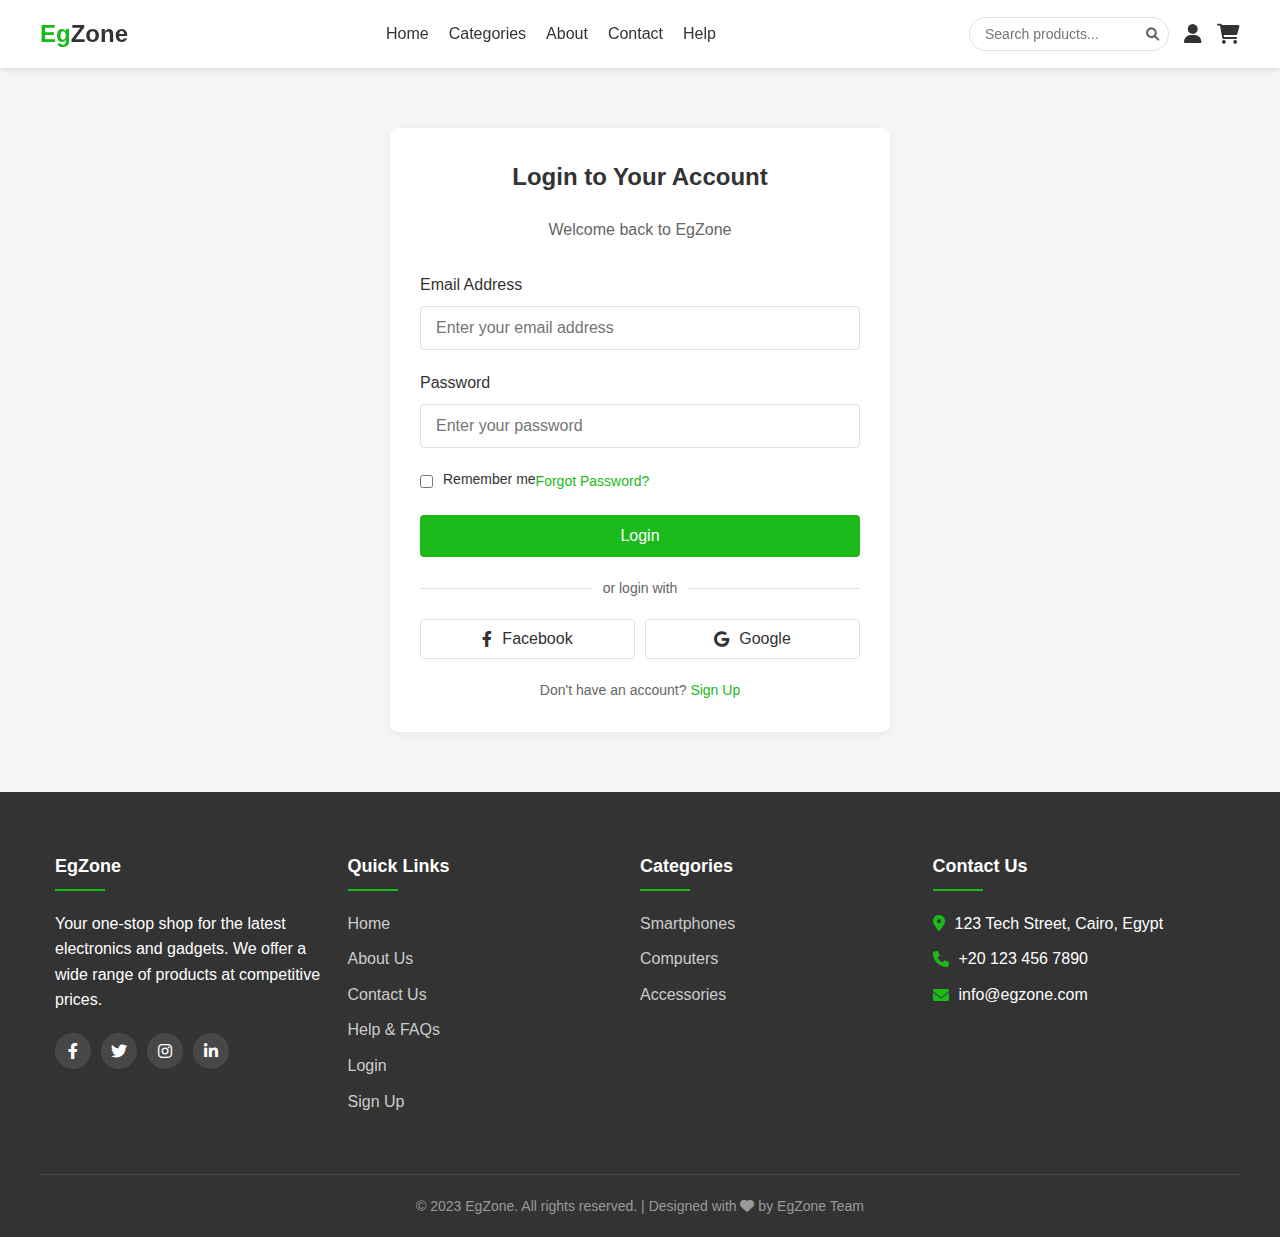
<file: profile.html>
<!DOCTYPE html>
<html lang="en">
<head>
  <meta charset="UTF-8">
  <meta name="viewport" content="width=device-width, initial-scale=1.0">
  <title>My Profile - EgZone</title>

  <!-- CSS Files -->
  <link rel="stylesheet" href="assets/css/style.css">
  <link rel="stylesheet" href="assets/css/components/navbar.css">
  <link rel="stylesheet" href="assets/css/components/footer.css">
  <link rel="stylesheet" href="assets/css/components/product-card.css">
  <link rel="stylesheet" href="assets/css/components/notifications.css">
  <link rel="stylesheet" href="assets/css/responsive.css">

  <!-- Font Awesome (for icons) -->
  <link rel="stylesheet" href="https://cdnjs.cloudflare.com/ajax/libs/font-awesome/6.0.0-beta3/css/all.min.css">
</head>
<body>
  <!-- Navbar -->
  <nav class="navbar">
    <div class="container navbar-container">
      <div class="navbar-logo">
        <a href="index.html">
          <h1><span>Eg</span>Zone</h1>
        </a>
      </div>

      <button class="mobile-menu-toggle">
        <i class="fas fa-bars"></i>
      </button>

      <ul class="navbar-menu">
        <li><a href="index.html">Home</a></li>
        <li class="dropdown">
          <a href="#">Categories</a>
          <ul class="dropdown-menu">
            <li><a href="index.html?category=Smartphones">Smartphones</a></li>
            <li><a href="index.html?category=Computers">Computers</a></li>
            <li><a href="index.html?category=Accessories">Accessories</a></li>
          </ul>
        </li>
        <li><a href="profile.html" class="active">My Profile</a></li>
        <li><a href="about.html">About</a></li>
        <li><a href="contact.html">Contact</a></li>
        <li><a href="help.html">Help</a></li>
      </ul>

      <div class="navbar-actions">
        <div class="search-container">
          <form id="search-form">
            <input type="text" class="search-input" placeholder="Search products...">
            <button type="submit" class="search-btn">
              <i class="fas fa-search"></i>
            </button>
          </form>
          <div class="live-search-results"></div>
        </div>

        <div class="auth-links">
          <a href="login.html" title="Login">
            <i class="fas fa-user"></i>
          </a>
        </div>

        <div class="user-dropdown" style="display: none;">
          <a href="#" class="dropdown-toggle">
            <i class="fas fa-user-circle"></i>
            <span class="user-name">User</span>
          </a>
          <ul class="dropdown-menu">
            <li><a href="profile.html" class="active">My Profile</a></li>
            <li><a href="add-product.html">Add Product</a></li>
            <li><a href="#" id="logout-btn">Logout</a></li>
          </ul>
        </div>

        <a href="cart.html" class="cart-icon" title="Cart">
          <i class="fas fa-shopping-cart"></i>
          <span class="cart-count">0</span>
        </a>
      </div>
    </div>
  </nav>

  <!-- Breadcrumb -->
  <div class="breadcrumb">
    <div class="container">
      <ul class="breadcrumb-list">
        <li><a href="index.html">Home</a></li>
        <li><span>My Profile</span></li>
      </ul>
    </div>
  </div>

  <!-- Profile Section -->
  <section class="section profile-section">
    <div class="container">
      <div class="profile-container">
        <!-- Profile Sidebar -->
        <div class="profile-sidebar">
          <div class="profile-user">
            <div class="profile-avatar">
              <i class="fas fa-user-circle"></i>
            </div>
            <h3 class="profile-username">User Name</h3>
            <p class="profile-email">user@example.com</p>
          </div>

          <ul class="profile-menu">
            <li><a href="#account-info" class="active" data-tab="account-info"><i class="fas fa-user"></i> Account Information</a></li>
            <li><a href="#order-history" data-tab="order-history"><i class="fas fa-shopping-bag"></i> Order History</a></li>
            <li><a href="#wishlist" data-tab="wishlist"><i class="fas fa-heart"></i> Wishlist</a></li>
            <li><a href="#account-settings" data-tab="account-settings"><i class="fas fa-cog"></i> Account Settings</a></li>
          </ul>
        </div>

        <!-- Profile Content -->
        <div class="profile-content">
          <!-- Account Information Tab -->
          <div class="profile-tab active" id="account-info">
            <div class="profile-tab-header">
              <h2>Account Information</h2>
              <button class="btn btn-outline edit-info-btn"><i class="fas fa-edit"></i> Edit</button>
            </div>

            <div class="profile-info-view">
              <div class="profile-info-group">
                <h3>Personal Information</h3>
                <div class="profile-info-row">
                  <div class="profile-info-label">Full Name</div>
                  <div class="profile-info-value" id="profile-name">John Doe</div>
                </div>
                <div class="profile-info-row">
                  <div class="profile-info-label">Email</div>
                  <div class="profile-info-value" id="profile-email">john.doe@example.com</div>
                </div>
                <div class="profile-info-row">
                  <div class="profile-info-label">Phone</div>
                  <div class="profile-info-value" id="profile-phone">Not provided</div>
                </div>
              </div>

              <div class="profile-info-group">
                <h3>Address Information</h3>
                <div class="profile-info-row">
                  <div class="profile-info-label">Address</div>
                  <div class="profile-info-value" id="profile-address">Not provided</div>
                </div>
                <div class="profile-info-row">
                  <div class="profile-info-label">City</div>
                  <div class="profile-info-value" id="profile-city">Not provided</div>
                </div>
                <div class="profile-info-row">
                  <div class="profile-info-label">Country</div>
                  <div class="profile-info-value" id="profile-country">Not provided</div>
                </div>
              </div>
            </div>

            <div class="profile-info-edit" style="display: none;">
              <form id="profile-edit-form">
                <div class="profile-info-group">
                  <h3>Personal Information</h3>
                  <div class="form-group">
                    <label for="edit-name">Full Name</label>
                    <input type="text" id="edit-name" class="form-control" required>
                  </div>
                  <div class="form-group">
                    <label for="edit-email">Email</label>
                    <input type="email" id="edit-email" class="form-control" required>
                  </div>
                  <div class="form-group">
                    <label for="edit-phone">Phone</label>
                    <input type="tel" id="edit-phone" class="form-control">
                  </div>
                </div>

                <div class="profile-info-group">
                  <h3>Address Information</h3>
                  <div class="form-group">
                    <label for="edit-address">Address</label>
                    <input type="text" id="edit-address" class="form-control">
                  </div>
                  <div class="form-group">
                    <label for="edit-city">City</label>
                    <input type="text" id="edit-city" class="form-control">
                  </div>
                  <div class="form-group">
                    <label for="edit-country">Country</label>
                    <input type="text" id="edit-country" class="form-control">
                  </div>
                </div>

                <div class="form-actions">
                  <button type="submit" class="btn">Save Changes</button>
                  <button type="button" class="btn btn-outline cancel-edit-btn">Cancel</button>
                </div>
              </form>
            </div>
          </div>

          <!-- Order History Tab -->
          <div class="profile-tab" id="order-history">
            <div class="profile-tab-header">
              <h2>Order History</h2>
            </div>

            <div class="orders-container">
              <!-- Orders will be loaded dynamically via JavaScript -->
              <div class="no-orders-message" style="display: none;">
                <i class="fas fa-shopping-bag"></i>
                <h3>No Orders Yet</h3>
                <p>You haven't placed any orders yet.</p>
                <a href="index.html" class="btn">Start Shopping</a>
              </div>
            </div>
          </div>

          <!-- Wishlist Tab -->
          <div class="profile-tab" id="wishlist">
            <div class="profile-tab-header">
              <h2>Wishlist</h2>
            </div>

            <div class="wishlist-container">
              <!-- Wishlist items will be loaded dynamically via JavaScript -->
              <div class="no-wishlist-message" style="display: none;">
                <i class="fas fa-heart"></i>
                <h3>Your Wishlist is Empty</h3>
                <p>Add items to your wishlist to keep track of products you're interested in.</p>
                <a href="index.html" class="btn">Browse Products</a>
              </div>

              <div class="wishlist-grid">
                <!-- Wishlist items will be loaded here -->
              </div>
            </div>
          </div>

          <!-- Account Settings Tab -->
          <div class="profile-tab" id="account-settings">
            <div class="profile-tab-header">
              <h2>Account Settings</h2>
            </div>

            <div class="account-settings-container">
              <div class="profile-info-group">
                <h3>Change Password</h3>
                <form id="change-password-form">
                  <div class="form-group">
                    <label for="current-password">Current Password</label>
                    <input type="password" id="current-password" class="form-control" required>
                  </div>
                  <div class="form-group">
                    <label for="new-password">New Password</label>
                    <input type="password" id="new-password" class="form-control" required>
                  </div>
                  <div class="form-group">
                    <label for="confirm-password">Confirm New Password</label>
                    <input type="password" id="confirm-password" class="form-control" required>
                  </div>
                  <button type="submit" class="btn">Update Password</button>
                </form>
              </div>

              <div class="profile-info-group">
                <h3>Notification Preferences</h3>
                <div class="form-group">
                  <div class="form-check">
                    <input type="checkbox" id="email-notifications" class="form-check-input" checked>
                    <label for="email-notifications" class="form-check-label">Email Notifications</label>
                  </div>
                  <p class="form-text">Receive emails about your orders, account updates, and promotions.</p>
                </div>
                <div class="form-group">
                  <div class="form-check">
                    <input type="checkbox" id="marketing-emails" class="form-check-input" checked>
                    <label for="marketing-emails" class="form-check-label">Marketing Emails</label>
                  </div>
                  <p class="form-text">Receive emails about new products, sales, and special offers.</p>
                </div>
                <button type="button" class="btn save-preferences-btn">Save Preferences</button>
              </div>

              <div class="profile-info-group danger-zone">
                <h3>Danger Zone</h3>
                <p>Once you delete your account, there is no going back. Please be certain.</p>
                <button type="button" class="btn btn-danger delete-account-btn">Delete Account</button>
              </div>
            </div>
          </div>
        </div>
      </div>
    </div>
  </section>

  <!-- Footer -->
  <footer class="footer">
    <div class="container footer-container">
      <div class="footer-column">
        <h3>EgZone</h3>
        <p>Your one-stop shop for the latest electronics and gadgets. We offer a wide range of products at competitive prices.</p>
        <div class="footer-social">
          <a href="#"><i class="fab fa-facebook-f"></i></a>
          <a href="#"><i class="fab fa-twitter"></i></a>
          <a href="#"><i class="fab fa-instagram"></i></a>
          <a href="#"><i class="fab fa-linkedin-in"></i></a>
        </div>
      </div>

      <div class="footer-column">
        <h3>Quick Links</h3>
        <ul class="footer-links">
          <li><a href="index.html">Home</a></li>
          <li><a href="about.html">About Us</a></li>
          <li><a href="contact.html">Contact Us</a></li>
          <li><a href="help.html">Help & FAQs</a></li>
          <li><a href="login.html">Login</a></li>
          <li><a href="signup.html">Sign Up</a></li>
        </ul>
      </div>

      <div class="footer-column">
        <h3>Categories</h3>
        <ul class="footer-links">
          <li><a href="index.html?category=Smartphones">Smartphones</a></li>
          <li><a href="index.html?category=Computers">Computers</a></li>
          <li><a href="index.html?category=Accessories">Accessories</a></li>
        </ul>
      </div>

      <div class="footer-column">
        <h3>Contact Us</h3>
        <div class="footer-contact">
          <p><i class="fas fa-map-marker-alt"></i> 123 Tech Street, Cairo, Egypt</p>
          <p><i class="fas fa-phone"></i> +20 123 456 7890</p>
          <p><i class="fas fa-envelope"></i> info@egzone.com</p>
        </div>
      </div>
    </div>

    <div class="container footer-bottom">
      <p>&copy; 2023 EgZone. All rights reserved. | Designed with <i class="fas fa-heart"></i> by EgZone Team</p>
    </div>
  </footer>

  <!-- JavaScript Files -->
  <script src="assets/js/image-handler.js"></script>
  <script src="assets/js/main.js"></script>
  <script src="assets/js/auth.js"></script>
  <script src="assets/js/localStorage.js"></script>
  <script src="assets/js/profile.js"></script>

  <style>
    /* Profile Page Styles */
    .profile-container {
      display: grid;
      grid-template-columns: 280px 1fr;
      gap: 30px;
    }

    /* Profile Sidebar */
    .profile-sidebar {
      background-color: white;
      border-radius: 8px;
      box-shadow: 0 2px 10px rgba(0, 0, 0, 0.05);
      overflow: hidden;
    }

    .profile-user {
      padding: 30px;
      text-align: center;
      border-bottom: 1px solid var(--border-color);
    }

    .profile-avatar {
      width: 100px;
      height: 100px;
      margin: 0 auto 15px;
      border-radius: 50%;
      background-color: var(--light-background);
      display: flex;
      align-items: center;
      justify-content: center;
      color: var(--light-text);
      font-size: 60px;
    }

    .profile-username {
      font-size: 20px;
      margin-bottom: 5px;
      color: var(--secondary-color);
    }

    .profile-email {
      font-size: 14px;
      color: var(--light-text);
    }

    .profile-menu {
      padding: 15px 0;
    }

    .profile-menu li a {
      display: flex;
      align-items: center;
      padding: 12px 20px;
      color: var(--secondary-color);
      transition: all 0.3s ease;
    }

    .profile-menu li a:hover {
      background-color: rgba(26, 186, 26, 0.05);
      color: var(--primary-color);
    }

    .profile-menu li a.active {
      background-color: rgba(26, 186, 26, 0.1);
      color: var(--primary-color);
      border-left: 3px solid var(--primary-color);
    }

    .profile-menu li a i {
      margin-right: 10px;
      width: 20px;
      text-align: center;
    }

    /* Profile Content */
    .profile-content {
      background-color: white;
      border-radius: 8px;
      box-shadow: 0 2px 10px rgba(0, 0, 0, 0.05);
      overflow: hidden;
    }

    .profile-tab {
      display: none;
      padding: 30px;
    }

    .profile-tab.active {
      display: block;
    }

    .profile-tab-header {
      display: flex;
      justify-content: space-between;
      align-items: center;
      margin-bottom: 30px;
      padding-bottom: 15px;
      border-bottom: 1px solid var(--border-color);
    }

    .profile-tab-header h2 {
      font-size: 24px;
      color: var(--secondary-color);
      margin: 0;
    }

    /* Account Information Tab */
    .profile-info-group {
      margin-bottom: 30px;
      padding-bottom: 30px;
      border-bottom: 1px solid var(--border-color);
    }

    .profile-info-group:last-child {
      margin-bottom: 0;
      padding-bottom: 0;
      border-bottom: none;
    }

    .profile-info-group h3 {
      font-size: 18px;
      margin-bottom: 20px;
      color: var(--secondary-color);
    }

    .profile-info-row {
      display: flex;
      margin-bottom: 15px;
    }

    .profile-info-label {
      width: 150px;
      font-weight: 500;
      color: var(--secondary-color);
    }

    .profile-info-value {
      flex: 1;
      color: var(--light-text);
    }

    .form-actions {
      display: flex;
      gap: 10px;
      margin-top: 20px;
    }

    /* Order History Tab */
    .orders-container {
      margin-top: 20px;
    }

    .order-card {
      background-color: var(--light-background);
      border-radius: 8px;
      padding: 20px;
      margin-bottom: 20px;
    }

    .order-header {
      display: flex;
      justify-content: space-between;
      align-items: center;
      margin-bottom: 15px;
      padding-bottom: 15px;
      border-bottom: 1px solid var(--border-color);
    }

    .order-id {
      font-weight: 500;
      color: var(--secondary-color);
    }

    .order-date {
      color: var(--light-text);
      font-size: 14px;
    }

    .order-status {
      padding: 5px 10px;
      border-radius: 20px;
      font-size: 12px;
      font-weight: 500;
    }

    .order-status.completed {
      background-color: rgba(40, 167, 69, 0.1);
      color: var(--success-color);
    }

    .order-status.processing {
      background-color: rgba(255, 193, 7, 0.1);
      color: var(--warning-color);
    }

    .order-status.cancelled {
      background-color: rgba(220, 53, 69, 0.1);
      color: var(--error-color);
    }

    .order-items {
      margin-bottom: 15px;
    }

    .order-item {
      display: flex;
      align-items: center;
      padding: 10px 0;
      border-bottom: 1px solid var(--border-color);
    }

    .order-item:last-child {
      border-bottom: none;
    }

    .order-item-image {
      width: 60px;
      height: 60px;
      border-radius: 4px;
      overflow: hidden;
      margin-right: 15px;
    }

    .order-item-image img {
      width: 100%;
      height: 100%;
      object-fit: cover;
    }

    .order-item-details {
      flex: 1;
    }

    .order-item-name {
      font-weight: 500;
      margin-bottom: 5px;
      color: var(--secondary-color);
    }

    .order-item-price {
      color: var(--light-text);
      font-size: 14px;
    }

    .order-item-quantity {
      color: var(--light-text);
      font-size: 14px;
    }

    .order-total {
      display: flex;
      justify-content: space-between;
      padding-top: 15px;
      border-top: 1px solid var(--border-color);
      font-weight: 500;
    }

    .order-actions {
      margin-top: 15px;
      text-align: right;
    }

    /* Wishlist Tab */
    .wishlist-grid {
      display: grid;
      grid-template-columns: repeat(3, 1fr);
      gap: 20px;
      margin-top: 20px;
    }

    .wishlist-item {
      position: relative;
      background-color: white;
      border-radius: 8px;
      box-shadow: 0 2px 10px rgba(0, 0, 0, 0.05);
      overflow: hidden;
      transition: transform 0.3s ease, box-shadow 0.3s ease;
    }

    .wishlist-item:hover {
      transform: translateY(-5px);
      box-shadow: 0 5px 15px rgba(0, 0, 0, 0.1);
    }

    .wishlist-item-remove {
      position: absolute;
      top: 10px;
      right: 10px;
      width: 30px;
      height: 30px;
      background-color: white;
      border-radius: 50%;
      display: flex;
      justify-content: center;
      align-items: center;
      box-shadow: 0 2px 5px rgba(0, 0, 0, 0.1);
      color: var(--error-color);
      cursor: pointer;
      z-index: 1;
      opacity: 0;
      transform: translateY(-10px);
      transition: opacity 0.3s ease, transform 0.3s ease;
    }

    .wishlist-item:hover .wishlist-item-remove {
      opacity: 1;
      transform: translateY(0);
    }

    .wishlist-item-image {
      height: 180px;
      overflow: hidden;
    }

    .wishlist-item-image img {
      width: 100%;
      height: 100%;
      object-fit: cover;
      transition: transform 0.5s ease;
    }

    .wishlist-item:hover .wishlist-item-image img {
      transform: scale(1.05);
    }

    .wishlist-item-content {
      padding: 15px;
    }

    .wishlist-item-title {
      font-size: 16px;
      font-weight: 600;
      margin-bottom: 10px;
      color: var(--secondary-color);
      display: -webkit-box;
      -webkit-line-clamp: 2;
      -webkit-box-orient: vertical;
      overflow: hidden;
      height: 44px;
    }

    .wishlist-item-title a {
      color: var(--secondary-color);
    }

    .wishlist-item-title a:hover {
      color: var(--primary-color);
    }

    .wishlist-item-price {
      font-size: 18px;
      font-weight: 700;
      color: var(--primary-color);
      margin-bottom: 15px;
    }

    .wishlist-item-actions {
      display: flex;
      justify-content: space-between;
    }

    .wishlist-item-btn {
      flex: 1;
      padding: 8px 0;
      text-align: center;
      background-color: var(--primary-color);
      color: white;
      border: none;
      border-radius: 4px;
      cursor: pointer;
      transition: background-color 0.3s ease;
    }

    .wishlist-item-btn:hover {
      background-color: var(--primary-dark);
    }

    /* Account Settings Tab */
    .danger-zone {
      background-color: rgba(220, 53, 69, 0.05);
      padding: 20px;
      border-radius: 8px;
      border: 1px solid rgba(220, 53, 69, 0.2);
    }

    .btn-danger {
      background-color: var(--error-color);
    }

    .btn-danger:hover {
      background-color: #c82333;
    }

    /* Empty State Styles */
    .no-orders-message,
    .no-wishlist-message {
      text-align: center;
      padding: 60px 0;
    }

    .no-orders-message i,
    .no-wishlist-message i {
      font-size: 60px;
      color: var(--light-text);
      margin-bottom: 20px;
    }

    .no-orders-message h3,
    .no-wishlist-message h3 {
      font-size: 24px;
      margin-bottom: 10px;
      color: var(--secondary-color);
    }

    .no-orders-message p,
    .no-wishlist-message p {
      font-size: 16px;
      color: var(--light-text);
      margin-bottom: 20px;
    }

    /* Responsive Styles */
    @media only screen and (max-width: 992px) {
      .profile-container {
        grid-template-columns: 1fr;
      }

      .profile-sidebar {
        margin-bottom: 30px;
      }

      .wishlist-grid {
        grid-template-columns: repeat(2, 1fr);
      }
    }

    @media only screen and (max-width: 768px) {
      .profile-tab {
        padding: 20px;
      }

      .profile-info-row {
        flex-direction: column;
      }

      .profile-info-label {
        width: 100%;
        margin-bottom: 5px;
      }

      .order-header {
        flex-direction: column;
        align-items: flex-start;
      }

      .order-date {
        margin-top: 5px;
      }

      .order-status {
        margin-top: 10px;
      }
    }

    @media only screen and (max-width: 576px) {
      .wishlist-grid {
        grid-template-columns: 1fr;
      }

      .form-actions {
        flex-direction: column;
      }

      .form-actions button {
        width: 100%;
      }
    }
  </style>
</body>
</html>
</file>
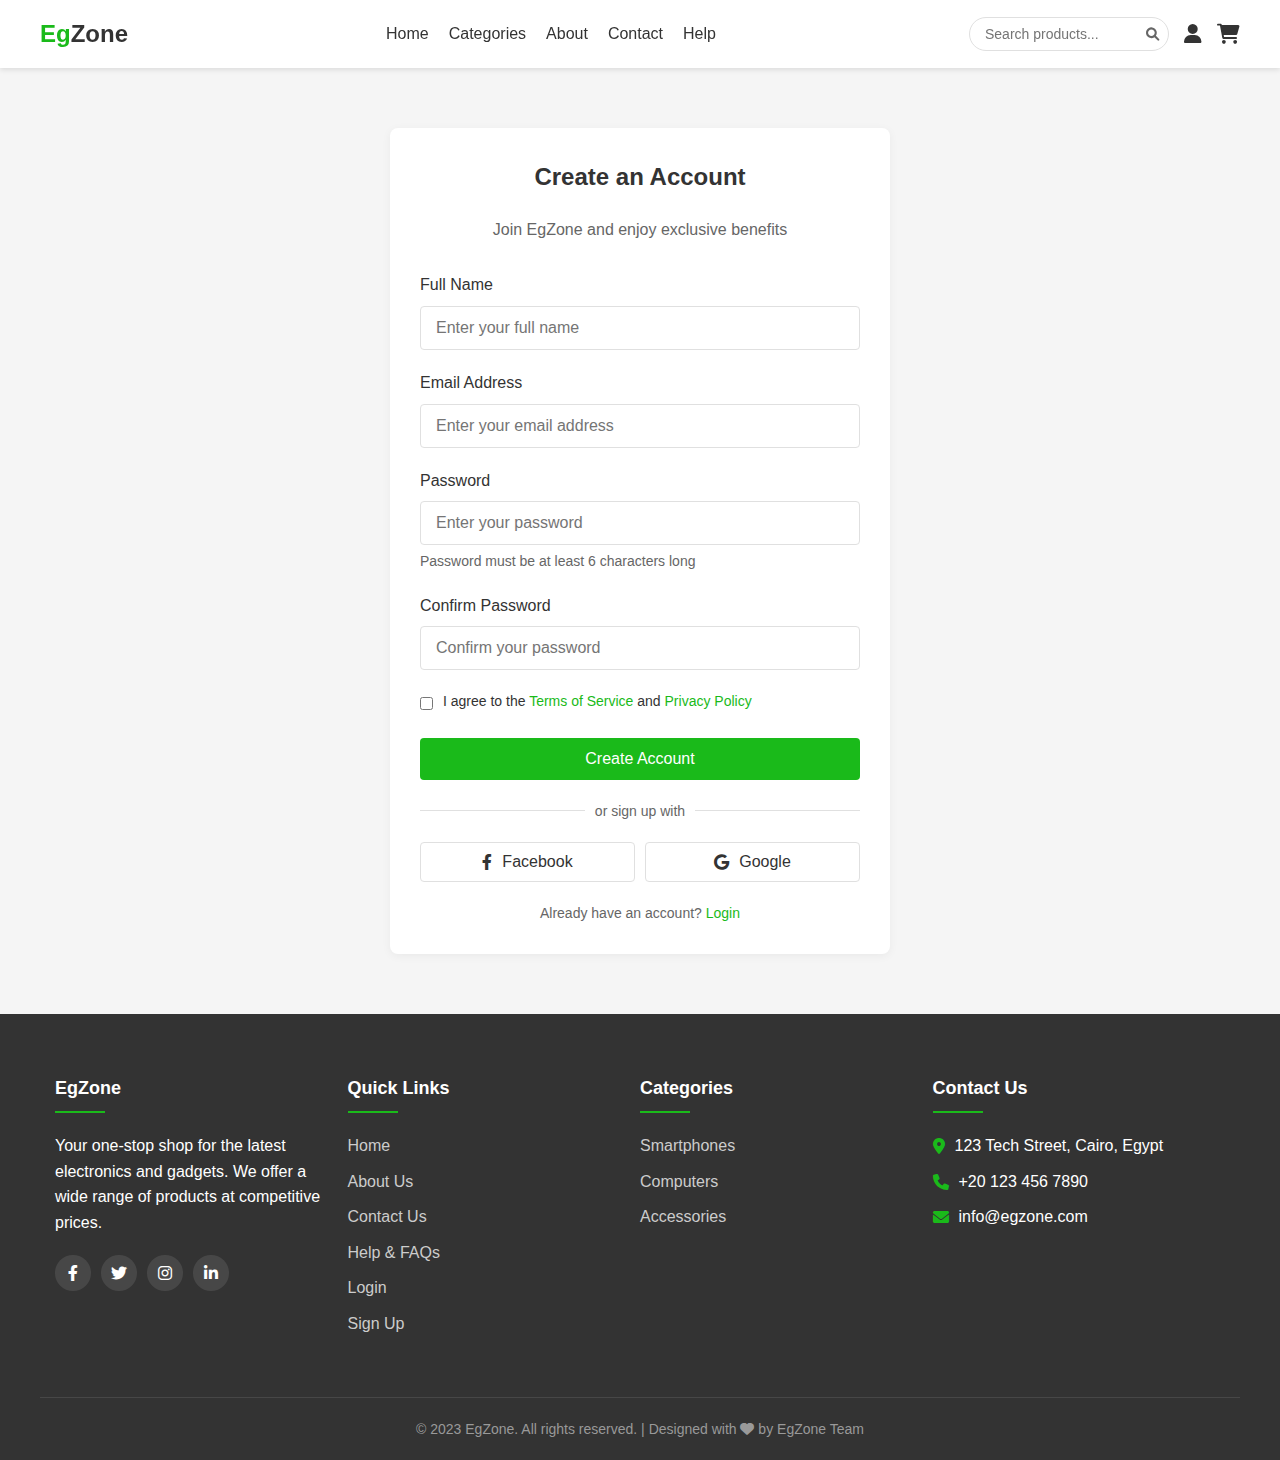
<file: signup.html>
<!DOCTYPE html>
<html lang="en">
<head>
  <meta charset="UTF-8">
  <meta name="viewport" content="width=device-width, initial-scale=1.0">
  <title>Sign Up | EgZone</title>
  
  <!-- CSS Files -->
  <link rel="stylesheet" href="assets/css/style.css">
  <link rel="stylesheet" href="assets/css/components/navbar.css">
  <link rel="stylesheet" href="assets/css/components/footer.css">
  <link rel="stylesheet" href="assets/css/components/forms.css">
  <link rel="stylesheet" href="assets/css/responsive.css">
  
  <!-- Font Awesome (for icons) -->
  <link rel="stylesheet" href="https://cdnjs.cloudflare.com/ajax/libs/font-awesome/6.0.0-beta3/css/all.min.css">
</head>
<body>
  <!-- Navbar -->
  <nav class="navbar">
    <div class="container navbar-container">
      <div class="navbar-logo">
        <a href="index.html">
          <h1><span>Eg</span>Zone</h1>
        </a>
      </div>
      
      <button class="mobile-menu-toggle">
        <i class="fas fa-bars"></i>
      </button>
      
      <ul class="navbar-menu">
        <li><a href="index.html">Home</a></li>
        <li class="dropdown">
          <a href="#">Categories</a>
          <ul class="dropdown-menu">
            <li><a href="index.html?category=Smartphones">Smartphones</a></li>
            <li><a href="index.html?category=Computers">Computers</a></li>
            <li><a href="index.html?category=Accessories">Accessories</a></li>
          </ul>
        </li>
        <li><a href="about.html">About</a></li>
        <li><a href="contact.html">Contact</a></li>
        <li><a href="help.html">Help</a></li>
      </ul>
      
      <div class="navbar-actions">
        <div class="search-container">
          <form id="search-form">
            <input type="text" class="search-input" placeholder="Search products...">
            <button type="submit" class="search-btn">
              <i class="fas fa-search"></i>
            </button>
          </form>
        </div>
        
        <div class="auth-links">
          <a href="login.html" title="Login">
            <i class="fas fa-user"></i>
          </a>
        </div>
        
        <div class="user-dropdown" style="display: none;">
          <a href="#" class="dropdown-toggle">
            <i class="fas fa-user-circle"></i>
            <span class="user-name">User</span>
          </a>
          <ul class="dropdown-menu">
            <li><a href="profile.html">My Profile</a></li>
            <li><a href="add-product.html">Add Product</a></li>
            <li><a href="#" id="logout-btn">Logout</a></li>
          </ul>
        </div>
        
        <a href="cart.html" class="cart-icon" title="Cart">
          <i class="fas fa-shopping-cart"></i>
          <span class="cart-count">0</span>
        </a>
      </div>
    </div>
  </nav>
  
  <!-- Sign Up Section -->
  <section class="section auth-section">
    <div class="container">
      <div class="form-container">
        <h2 class="form-title">Create an Account</h2>
        <p class="form-subtitle">Join EgZone and enjoy exclusive benefits</p>
        
        <form id="signup-form">
          <div class="form-group">
            <label for="signup-name" class="form-label">Full Name</label>
            <input type="text" id="signup-name" class="form-control" placeholder="Enter your full name" data-validate="name" data-error-message="Please enter a valid name">
          </div>
          
          <div class="form-group">
            <label for="signup-email" class="form-label">Email Address</label>
            <input type="email" id="signup-email" class="form-control" placeholder="Enter your email address" data-validate="email" data-error-message="Please enter a valid email address">
          </div>
          
          <div class="form-group">
            <label for="signup-password" class="form-label">Password</label>
            <input type="password" id="signup-password" class="form-control" placeholder="Enter your password" data-validate="password" data-error-message="Password must be at least 6 characters">
            <div class="form-text">Password must be at least 6 characters long</div>
          </div>
          
          <div class="form-group">
            <label for="signup-confirm-password" class="form-label">Confirm Password</label>
            <input type="password" id="signup-confirm-password" class="form-control" placeholder="Confirm your password">
          </div>
          
          <div class="form-check">
            <input type="checkbox" id="terms" class="form-check-input">
            <label for="terms" class="form-check-label">I agree to the <a href="#">Terms of Service</a> and <a href="#">Privacy Policy</a></label>
          </div>
          
          <button type="submit" class="form-btn">Create Account</button>
        </form>
        
        <div class="form-divider">
          <span class="form-divider-text">or sign up with</span>
        </div>
        
        <div class="form-social-btns">
          <button class="form-social-btn facebook">
            <i class="fab fa-facebook-f"></i> Facebook
          </button>
          <button class="form-social-btn google">
            <i class="fab fa-google"></i> Google
          </button>
        </div>
        
        <div class="form-footer">
          Already have an account? <a href="login.html">Login</a>
        </div>
      </div>
    </div>
  </section>
  
  <!-- Footer -->
  <footer class="footer">
    <div class="container footer-container">
      <div class="footer-column">
        <h3>EgZone</h3>
        <p>Your one-stop shop for the latest electronics and gadgets. We offer a wide range of products at competitive prices.</p>
        <div class="footer-social">
          <a href="#"><i class="fab fa-facebook-f"></i></a>
          <a href="#"><i class="fab fa-twitter"></i></a>
          <a href="#"><i class="fab fa-instagram"></i></a>
          <a href="#"><i class="fab fa-linkedin-in"></i></a>
        </div>
      </div>
      
      <div class="footer-column">
        <h3>Quick Links</h3>
        <ul class="footer-links">
          <li><a href="index.html">Home</a></li>
          <li><a href="about.html">About Us</a></li>
          <li><a href="contact.html">Contact Us</a></li>
          <li><a href="help.html">Help & FAQs</a></li>
          <li><a href="login.html">Login</a></li>
          <li><a href="signup.html">Sign Up</a></li>
        </ul>
      </div>
      
      <div class="footer-column">
        <h3>Categories</h3>
        <ul class="footer-links">
          <li><a href="index.html?category=Smartphones">Smartphones</a></li>
          <li><a href="index.html?category=Computers">Computers</a></li>
          <li><a href="index.html?category=Accessories">Accessories</a></li>
        </ul>
      </div>
      
      <div class="footer-column">
        <h3>Contact Us</h3>
        <div class="footer-contact">
          <p><i class="fas fa-map-marker-alt"></i> 123 Tech Street, Cairo, Egypt</p>
          <p><i class="fas fa-phone"></i> +20 123 456 7890</p>
          <p><i class="fas fa-envelope"></i> info@egzone.com</p>
        </div>
      </div>
    </div>
    
    <div class="container footer-bottom">
      <p>&copy; 2023 EgZone. All rights reserved. | Designed with <i class="fas fa-heart"></i> by EgZone Team</p>
    </div>
  </footer>
  
  <!-- JavaScript Files -->
  <script src="assets/js/main.js"></script>
  <script src="assets/js/auth.js"></script>
  <script src="assets/js/validation.js"></script>
  
  <style>
    /* Auth Section Styles */
    .auth-section {
      background-color: var(--light-background);
      min-height: 80vh;
      display: flex;
      align-items: center;
      padding: 60px 0;
    }
    
    /* Notification */
    .notification {
      position: fixed;
      bottom: 20px;
      right: 20px;
      background-color: white;
      box-shadow: 0 2px 10px rgba(0, 0, 0, 0.1);
      border-radius: 4px;
      padding: 15px;
      display: flex;
      justify-content: space-between;
      align-items: center;
      width: 300px;
      z-index: 1000;
      transform: translateX(400px);
      transition: transform 0.3s ease;
    }
    
    .notification.show {
      transform: translateX(0);
    }
    
    .notification.success {
      border-left: 4px solid var(--success-color);
    }
    
    .notification.error {
      border-left: 4px solid var(--error-color);
    }
    
    .notification.info {
      border-left: 4px solid var(--info-color);
    }
    
    .notification-content {
      display: flex;
      align-items: center;
    }
    
    .notification-content i {
      font-size: 20px;
      margin-right: 10px;
    }
    
    .notification-content i.fa-check-circle {
      color: var(--success-color);
    }
    
    .notification-content i.fa-exclamation-circle {
      color: var(--error-color);
    }
    
    .notification-content i.fa-info-circle {
      color: var(--info-color);
    }
    
    .notification-close {
      background: none;
      border: none;
      color: var(--light-text);
      cursor: pointer;
    }
    
    /* Responsive Styles */
    @media only screen and (max-width: 576px) {
      .notification {
        width: calc(100% - 40px);
      }
    }
  </style>
</body>
</html>
</file>
<file: assets/css/style.css>
/* EgZone Online Store - Main Stylesheet */

:root {
  --primary-color: #1ABA1A;
  --primary-dark: #158815;
  --primary-light: #7FE57F;
  --secondary-color: #333333;
  --text-color: #333333;
  --light-text: #666666;
  --background-color: #FFFFFF;
  --light-background: #F5F5F5;
  --border-color: #E0E0E0;
  --success-color: #28a745;
  --error-color: #dc3545;
  --warning-color: #ffc107;
  --info-color: #17a2b8;
}

* {
  margin: 0;
  padding: 0;
  box-sizing: border-box;
}

body {
  font-family: 'Segoe UI', Tahoma, Geneva, Verdana, sans-serif;
  line-height: 1.6;
  color: var(--text-color);
  background-color: var(--background-color);
}

a {
  text-decoration: none;
  color: var(--primary-color);
  transition: color 0.3s ease;
}

a:hover {
  color: var(--primary-dark);
}

ul {
  list-style: none;
}

img {
  max-width: 100%;
  height: auto;
}

.container {
  width: 100%;
  max-width: 1200px;
  margin: 0 auto;
  padding: 0 15px;
}

.btn {
  display: inline-block;
  padding: 10px 20px;
  background-color: var(--primary-color);
  color: white;
  border: none;
  border-radius: 4px;
  cursor: pointer;
  font-size: 16px;
  transition: background-color 0.3s ease;
}

.btn:hover {
  background-color: var(--primary-dark);
}

.btn-secondary {
  background-color: var(--secondary-color);
}

.btn-secondary:hover {
  background-color: #222222;
}

.btn-outline {
  background-color: transparent;
  border: 1px solid var(--primary-color);
  color: var(--primary-color);
}

.btn-outline:hover {
  background-color: var(--primary-color);
  color: white;
}

/* Form Styles */
.form-group {
  margin-bottom: 20px;
}

.form-control {
  width: 100%;
  padding: 10px;
  border: 1px solid var(--border-color);
  border-radius: 4px;
  font-size: 16px;
}

.form-control:focus {
  outline: none;
  border-color: var(--primary-color);
  box-shadow: 0 0 0 2px rgba(26, 186, 26, 0.2);
}

label {
  display: block;
  margin-bottom: 5px;
  font-weight: 500;
}

/* Alert Messages */
.alert {
  padding: 10px 15px;
  border-radius: 4px;
  margin-bottom: 20px;
}

.alert-success {
  background-color: rgba(40, 167, 69, 0.1);
  border: 1px solid var(--success-color);
  color: var(--success-color);
}

.alert-error {
  background-color: rgba(220, 53, 69, 0.1);
  border: 1px solid var(--error-color);
  color: var(--error-color);
}

.alert-warning {
  background-color: rgba(255, 193, 7, 0.1);
  border: 1px solid var(--warning-color);
  color: var(--warning-color);
}

/* Section Styles */
.section {
  padding: 60px 0;
}

.section-title {
  font-size: 32px;
  margin-bottom: 30px;
  text-align: center;
  color: var(--secondary-color);
}

.section-subtitle {
  font-size: 18px;
  margin-bottom: 40px;
  text-align: center;
  color: var(--light-text);
}

/* Grid System */
.row {
  display: flex;
  flex-wrap: wrap;
  margin: 0 -15px;
}

.col {
  padding: 0 15px;
  flex: 1;
}

/* Utility Classes */
.text-center {
  text-align: center;
}

.text-right {
  text-align: right;
}

.mt-1 { margin-top: 0.5rem; }
.mt-2 { margin-top: 1rem; }
.mt-3 { margin-top: 1.5rem; }
.mt-4 { margin-top: 2rem; }
.mt-5 { margin-top: 3rem; }

.mb-1 { margin-bottom: 0.5rem; }
.mb-2 { margin-bottom: 1rem; }
.mb-3 { margin-bottom: 1.5rem; }
.mb-4 { margin-bottom: 2rem; }
.mb-5 { margin-bottom: 3rem; }

.p-1 { padding: 0.5rem; }
.p-2 { padding: 1rem; }
.p-3 { padding: 1.5rem; }
.p-4 { padding: 2rem; }
.p-5 { padding: 3rem; }

.d-flex {
  display: flex;
}

.justify-content-between {
  justify-content: space-between;
}

.align-items-center {
  align-items: center;
}

.flex-column {
  flex-direction: column;
}

.flex-wrap {
  flex-wrap: wrap;
}
</file>
<file: assets/css/components/navbar.css>
/* EgZone Online Store - Navbar Component */

.navbar {
  background-color: white;
  box-shadow: 0 2px 5px rgba(0, 0, 0, 0.1);
  position: sticky;
  top: 0;
  z-index: 1000;
}

.navbar-container {
  display: flex;
  justify-content: space-between;
  align-items: center;
  padding: 15px 0;
}

.navbar-logo {
  display: flex;
  align-items: center;
}

.navbar-logo img {
  height: 40px;
  margin-right: 10px;
}

.navbar-logo h1 {
  font-size: 24px;
  font-weight: 700;
  color: var(--secondary-color);
}

.navbar-logo span {
  color: var(--primary-color);
}

.navbar-menu {
  display: flex;
}

.navbar-menu li {
  margin-left: 20px;
}

.navbar-menu a {
  color: var(--secondary-color);
  font-weight: 500;
  padding: 5px 0;
  position: relative;
}

.navbar-menu a:hover {
  color: var(--primary-color);
}

.navbar-menu a::after {
  content: '';
  position: absolute;
  bottom: 0;
  left: 0;
  width: 0;
  height: 2px;
  background-color: var(--primary-color);
  transition: width 0.3s ease;
}

.navbar-menu a:hover::after {
  width: 100%;
}

.navbar-menu a.active {
  color: var(--primary-color);
}

.navbar-menu a.active::after {
  width: 100%;
}

.navbar-actions {
  display: flex;
  align-items: center;
}

.navbar-actions a {
  margin-left: 15px;
  color: var(--secondary-color);
  font-size: 20px;
}

.navbar-actions a:hover {
  color: var(--primary-color);
}

.cart-icon {
  position: relative;
}

.cart-count {
  position: absolute;
  top: -8px;
  right: -8px;
  background-color: var(--primary-color);
  color: white;
  font-size: 12px;
  width: 18px;
  height: 18px;
  border-radius: 50%;
  display: flex;
  justify-content: center;
  align-items: center;
}

.mobile-menu-toggle {
  display: none;
  background: none;
  border: none;
  font-size: 24px;
  color: var(--secondary-color);
  cursor: pointer;
}

.search-container {
  position: relative;
  margin-left: 15px;
}

.search-input {
  padding: 8px 15px;
  padding-right: 40px;
  border: 1px solid var(--border-color);
  border-radius: 20px;
  font-size: 14px;
  width: 200px;
  transition: width 0.3s ease;
}

.search-input:focus {
  width: 250px;
  outline: none;
  border-color: var(--primary-color);
}

.search-btn {
  position: absolute;
  right: 10px;
  top: 50%;
  transform: translateY(-50%);
  background: none;
  border: none;
  color: var(--light-text);
  cursor: pointer;
}

.search-btn:hover {
  color: var(--primary-color);
}

/* Dropdown Menu */
.dropdown {
  position: relative;
}

.dropdown-menu {
  position: absolute;
  top: 100%;
  left: 0;
  background-color: white;
  box-shadow: 0 2px 5px rgba(0, 0, 0, 0.1);
  border-radius: 4px;
  min-width: 200px;
  display: none;
  z-index: 100;
}

.dropdown:hover .dropdown-menu {
  display: block;
}

.dropdown-menu li {
  margin: 0;
}

.dropdown-menu a {
  display: block;
  padding: 10px 15px;
  color: var(--secondary-color);
}

.dropdown-menu a:hover {
  background-color: var(--light-background);
}

/* Mobile Menu */
@media only screen and (max-width: 768px) {
  .navbar-menu {
    display: none;
    position: absolute;
    top: 70px;
    left: 0;
    width: 100%;
    background-color: white;
    box-shadow: 0 2px 5px rgba(0, 0, 0, 0.1);
    z-index: 100;
  }
  
  .navbar-menu.active {
    display: block;
  }
  
  .navbar-menu li {
    margin: 0;
    border-bottom: 1px solid var(--border-color);
  }
  
  .navbar-menu a {
    display: block;
    padding: 15px;
  }
  
  .navbar-menu a::after {
    display: none;
  }
  
  .mobile-menu-toggle {
    display: block;
  }
  
  .search-container {
    display: none;
  }
  
  .dropdown-menu {
    position: static;
    box-shadow: none;
    display: none;
    padding-left: 20px;
  }
  
  .dropdown.active .dropdown-menu {
    display: block;
  }
}
</file>
<file: assets/css/components/footer.css>
/* EgZone Online Store - Footer Component */

.footer {
  background-color: var(--secondary-color);
  color: white;
  padding: 60px 0 20px;
}

.footer-container {
  display: flex;
  flex-wrap: wrap;
  justify-content: space-between;
}

.footer-column {
  flex: 1;
  min-width: 200px;
  margin-bottom: 30px;
  padding-right: 20px;
}

.footer-column h3 {
  font-size: 18px;
  margin-bottom: 20px;
  position: relative;
  padding-bottom: 10px;
}

.footer-column h3::after {
  content: '';
  position: absolute;
  bottom: 0;
  left: 0;
  width: 50px;
  height: 2px;
  background-color: var(--primary-color);
}

.footer-links li {
  margin-bottom: 10px;
}

.footer-links a {
  color: #ccc;
  transition: color 0.3s ease;
}

.footer-links a:hover {
  color: var(--primary-color);
}

.footer-contact p {
  margin-bottom: 10px;
  display: flex;
  align-items: center;
}

.footer-contact i {
  margin-right: 10px;
  color: var(--primary-color);
}

.footer-social {
  display: flex;
  margin-top: 20px;
}

.footer-social a {
  display: flex;
  justify-content: center;
  align-items: center;
  width: 36px;
  height: 36px;
  background-color: rgba(255, 255, 255, 0.1);
  border-radius: 50%;
  margin-right: 10px;
  color: white;
  transition: background-color 0.3s ease;
}

.footer-social a:hover {
  background-color: var(--primary-color);
}

.footer-newsletter p {
  margin-bottom: 15px;
}

.newsletter-form {
  display: flex;
}

.newsletter-input {
  flex: 1;
  padding: 10px;
  border: none;
  border-radius: 4px 0 0 4px;
}

.newsletter-btn {
  background-color: var(--primary-color);
  color: white;
  border: none;
  padding: 0 15px;
  border-radius: 0 4px 4px 0;
  cursor: pointer;
  transition: background-color 0.3s ease;
}

.newsletter-btn:hover {
  background-color: var(--primary-dark);
}

.footer-bottom {
  border-top: 1px solid rgba(255, 255, 255, 0.1);
  padding-top: 20px;
  margin-top: 20px;
  text-align: center;
  font-size: 14px;
  color: #999;
}

.footer-bottom a {
  color: var(--primary-color);
}

/* Responsive Styles */
@media only screen and (max-width: 768px) {
  .footer-container {
    flex-direction: column;
  }
  
  .footer-column {
    width: 100%;
    padding-right: 0;
  }
}
</file>
<file: assets/css/responsive.css>
/* EgZone Online Store - Responsive Styles */

/* Extra small devices (phones, 600px and down) */
@media only screen and (max-width: 600px) {
  .container {
    padding: 0 10px;
  }
  
  .section {
    padding: 30px 0;
  }
  
  .section-title {
    font-size: 24px;
    margin-bottom: 20px;
  }
  
  .section-subtitle {
    font-size: 16px;
    margin-bottom: 25px;
  }
  
  .row {
    flex-direction: column;
  }
  
  .col {
    width: 100%;
    margin-bottom: 20px;
  }
  
  .navbar-menu {
    display: none;
    position: absolute;
    top: 60px;
    left: 0;
    width: 100%;
    background-color: var(--background-color);
    box-shadow: 0 2px 5px rgba(0, 0, 0, 0.1);
    z-index: 100;
  }
  
  .navbar-menu.active {
    display: block;
  }
  
  .navbar-menu li {
    display: block;
    margin: 0;
    padding: 10px 20px;
    border-bottom: 1px solid var(--border-color);
  }
  
  .mobile-menu-toggle {
    display: block;
  }
  
  .product-grid {
    grid-template-columns: 1fr;
  }
  
  .product-details {
    flex-direction: column;
  }
  
  .product-image {
    width: 100%;
    margin-bottom: 20px;
  }
  
  .product-info {
    width: 100%;
  }
  
  .cart-item {
    flex-direction: column;
  }
  
  .cart-item-image {
    width: 100%;
    margin-bottom: 10px;
  }
  
  .cart-item-details {
    width: 100%;
  }
  
  .checkout-form {
    flex-direction: column;
  }
  
  .checkout-details,
  .order-summary {
    width: 100%;
  }
  
  .order-summary {
    margin-top: 30px;
  }
}

/* Small devices (portrait tablets and large phones, 600px and up) */
@media only screen and (min-width: 600px) and (max-width: 768px) {
  .product-grid {
    grid-template-columns: repeat(2, 1fr);
  }
  
  .product-details {
    flex-direction: column;
  }
  
  .product-image {
    width: 100%;
    margin-bottom: 20px;
  }
  
  .product-info {
    width: 100%;
  }
  
  .checkout-form {
    flex-direction: column;
  }
  
  .checkout-details,
  .order-summary {
    width: 100%;
  }
  
  .order-summary {
    margin-top: 30px;
  }
}

/* Medium devices (landscape tablets, 768px and up) */
@media only screen and (min-width: 768px) and (max-width: 992px) {
  .product-grid {
    grid-template-columns: repeat(3, 1fr);
  }
  
  .product-image {
    width: 45%;
  }
  
  .product-info {
    width: 50%;
  }
}

/* Large devices (laptops/desktops, 992px and up) */
@media only screen and (min-width: 992px) {
  .product-grid {
    grid-template-columns: repeat(4, 1fr);
  }
  
  .product-image {
    width: 40%;
  }
  
  .product-info {
    width: 55%;
  }
}
</file>
<file: assets/css/components/forms.css>
/* EgZone Online Store - Forms Component */

.form-container {
  max-width: 500px;
  margin: 0 auto;
  padding: 30px;
  background-color: white;
  border-radius: 8px;
  box-shadow: 0 2px 10px rgba(0, 0, 0, 0.05);
}

.form-title {
  font-size: 24px;
  font-weight: 600;
  margin-bottom: 20px;
  color: var(--secondary-color);
  text-align: center;
}

.form-subtitle {
  font-size: 16px;
  color: var(--light-text);
  margin-bottom: 30px;
  text-align: center;
}

.form-group {
  margin-bottom: 20px;
}

.form-label {
  display: block;
  margin-bottom: 8px;
  font-weight: 500;
  color: var(--secondary-color);
}

.form-control {
  width: 100%;
  padding: 12px 15px;
  border: 1px solid var(--border-color);
  border-radius: 4px;
  font-size: 16px;
  transition: border-color 0.3s ease, box-shadow 0.3s ease;
}

.form-control:focus {
  outline: none;
  border-color: var(--primary-color);
  box-shadow: 0 0 0 3px rgba(26, 186, 26, 0.1);
}

.form-control.error {
  border-color: var(--error-color);
}

.form-error {
  color: var(--error-color);
  font-size: 14px;
  margin-top: 5px;
}

.form-text {
  font-size: 14px;
  color: var(--light-text);
  margin-top: 5px;
}

.form-check {
  display: flex;
  align-items: center;
  margin-bottom: 20px;
}

.form-check-input {
  margin-right: 10px;
}

.form-check-label {
  font-size: 14px;
  color: var(--secondary-color);
}

.form-btn {
  width: 100%;
  padding: 12px;
  background-color: var(--primary-color);
  color: white;
  border: none;
  border-radius: 4px;
  font-size: 16px;
  font-weight: 500;
  cursor: pointer;
  transition: background-color 0.3s ease;
}

.form-btn:hover {
  background-color: var(--primary-dark);
}

.form-btn:disabled {
  background-color: var(--light-text);
  cursor: not-allowed;
}

.form-divider {
  display: flex;
  align-items: center;
  margin: 20px 0;
}

.form-divider::before,
.form-divider::after {
  content: '';
  flex: 1;
  height: 1px;
  background-color: var(--border-color);
}

.form-divider-text {
  padding: 0 10px;
  color: var(--light-text);
  font-size: 14px;
}

.form-social-btns {
  display: flex;
  justify-content: space-between;
  margin-bottom: 20px;
}

.form-social-btn {
  flex: 1;
  display: flex;
  justify-content: center;
  align-items: center;
  padding: 10px;
  border: 1px solid var(--border-color);
  border-radius: 4px;
  background-color: white;
  color: var(--secondary-color);
  font-size: 16px;
  cursor: pointer;
  transition: background-color 0.3s ease, border-color 0.3s ease;
}

.form-social-btn:first-child {
  margin-right: 10px;
}

.form-social-btn i {
  margin-right: 10px;
}

.form-social-btn.facebook:hover {
  background-color: #3b5998;
  border-color: #3b5998;
  color: white;
}

.form-social-btn.google:hover {
  background-color: #db4437;
  border-color: #db4437;
  color: white;
}

.form-footer {
  text-align: center;
  margin-top: 20px;
  font-size: 14px;
  color: var(--light-text);
}

.form-footer a {
  color: var(--primary-color);
  font-weight: 500;
}

.form-footer a:hover {
  text-decoration: underline;
}

/* Form Layouts */
.form-row {
  display: flex;
  margin: 0 -10px;
}

.form-col {
  flex: 1;
  padding: 0 10px;
}

/* Responsive Styles */
@media only screen and (max-width: 576px) {
  .form-container {
    padding: 20px;
  }
  
  .form-row {
    flex-direction: column;
  }
  
  .form-col {
    padding: 0;
  }
  
  .form-social-btns {
    flex-direction: column;
  }
  
  .form-social-btn:first-child {
    margin-right: 0;
    margin-bottom: 10px;
  }
}
</file>
<file: assets/css/components/product-card.css>
/* EgZone Online Store - Product Card Component */

.product-grid {
  display: grid;
  grid-template-columns: repeat(4, 1fr);
  gap: 25px;
}

.product-card {
  background-color: white;
  border-radius: 12px;
  box-shadow: 0 3px 12px rgba(0, 0, 0, 0.08);
  overflow: hidden;
  transition: transform 0.3s ease, box-shadow 0.3s ease;
  position: relative;
  display: flex;
  flex-direction: column;
  height: 100%;
  border: 1px solid rgba(0, 0, 0, 0.03);
}

.product-card:hover {
  transform: translateY(-8px);
  box-shadow: 0 8px 20px rgba(0, 0, 0, 0.12);
  border-color: rgba(26, 186, 26, 0.2);
}

.product-card-image {
  position: relative;
  height: 220px;
  overflow: hidden;
  background-color: #f9f9f9;
  display: flex;
  align-items: center;
  justify-content: center;
}

.product-card-image img {
  width: 100%;
  height: 100%;
  object-fit: contain;
  transition: transform 0.5s ease;
  padding: 5px;
}

.product-card:hover .product-card-image img {
  transform: scale(1.08);
}

.product-card-badge {
  position: absolute;
  top: 10px;
  left: 10px;
  background-color: var(--primary-color);
  color: white;
  padding: 6px 12px;
  border-radius: 20px;
  font-size: 12px;
  font-weight: 600;
  box-shadow: 0 2px 5px rgba(0, 0, 0, 0.1);
  z-index: 2;
  text-transform: uppercase;
  letter-spacing: 0.5px;
}

.product-card-badge.sale {
  background-color: var(--error-color);
}

.product-card-badge.new {
  background-color: var(--info-color);
}

.product-card-discount {
  position: absolute;
  top: 10px;
  right: 10px;
  background-color: var(--error-color);
  color: white;
  width: 45px;
  height: 45px;
  display: flex;
  align-items: center;
  justify-content: center;
  border-radius: 50%;
  font-size: 14px;
  font-weight: 700;
  box-shadow: 0 2px 5px rgba(0, 0, 0, 0.1);
  z-index: 2;
}

.product-card-actions {
  position: absolute;
  top: 10px;
  right: 10px;
  display: flex;
  flex-direction: column;
  z-index: 3;
}

.product-card-action {
  width: 38px;
  height: 38px;
  background-color: white;
  border-radius: 50%;
  display: flex;
  justify-content: center;
  align-items: center;
  margin-bottom: 10px;
  box-shadow: 0 3px 8px rgba(0, 0, 0, 0.15);
  color: var(--secondary-color);
  cursor: pointer;
  transition: all 0.3s ease;
  opacity: 0;
  transform: translateX(20px);
  border: 1px solid rgba(0, 0, 0, 0.05);
}

.product-card:hover .product-card-action {
  opacity: 1;
  transform: translateX(0);
}

.product-card-action:nth-child(1) {
  transition-delay: 0s;
}

.product-card-action:nth-child(2) {
  transition-delay: 0.07s;
}

.product-card-action:nth-child(3) {
  transition-delay: 0.14s;
}

.product-card-action:hover {
  background-color: var(--primary-color);
  color: white;
  transform: translateY(-3px) scale(1.05);
  box-shadow: 0 5px 10px rgba(26, 186, 26, 0.3);
}

.product-card-content {
  padding: 18px;
  display: flex;
  flex-direction: column;
  flex-grow: 1;
  background-color: white;
  position: relative;
}

.product-card-category {
  font-size: 11px;
  color: var(--primary-color);
  margin-bottom: 8px;
  text-transform: uppercase;
  font-weight: 600;
  letter-spacing: 0.5px;
  display: inline-block;
}

.product-card-title {
  font-size: 16px;
  font-weight: 600;
  margin-bottom: 12px;
  color: var(--secondary-color);
  display: -webkit-box;
  -webkit-line-clamp: 2;
  -webkit-box-orient: vertical;
  overflow: hidden;
  min-height: 44px;
  line-height: 1.4;
}

.product-card-title a {
  color: var(--secondary-color);
  transition: color 0.2s ease;
}

.product-card-title a:hover {
  color: var(--primary-color);
}

.product-card-description {
  font-size: 13px;
  color: var(--light-text);
  margin-bottom: 15px;
  display: -webkit-box;
  -webkit-line-clamp: 2;
  -webkit-box-orient: vertical;
  overflow: hidden;
  line-height: 1.5;
}

.product-card-price {
  display: flex;
  align-items: center;
  margin-bottom: 15px;
}

.product-card-current-price {
  font-size: 20px;
  font-weight: 700;
  color: var(--primary-color);
}

.product-card-old-price {
  font-size: 14px;
  color: var(--light-text);
  text-decoration: line-through;
  margin-left: 10px;
  position: relative;
}

.product-card-rating {
  display: flex;
  align-items: center;
  margin-bottom: 15px;
}

.product-card-stars {
  display: flex;
  color: #FFD700;
  margin-right: 8px;
  font-size: 14px;
}

.product-card-review-count {
  font-size: 13px;
  color: var(--light-text);
}

.product-card-footer {
  display: flex;
  justify-content: space-between;
  align-items: center;
  margin-top: auto;
  padding-top: 15px;
  border-top: 1px solid rgba(0, 0, 0, 0.05);
}

.product-card-btn {
  background-color: var(--primary-color);
  color: white;
  border: none;
  padding: 9px 16px;
  border-radius: 50px;
  font-weight: 600;
  cursor: pointer;
  transition: all 0.3s ease;
  display: flex;
  align-items: center;
  box-shadow: 0 3px 8px rgba(26, 186, 26, 0.2);
  font-size: 13px;
  letter-spacing: 0.3px;
}

.product-card-btn i {
  margin-right: 6px;
  font-size: 14px;
}

.product-card-btn:hover {
  background-color: var(--primary-dark);
  transform: translateY(-2px);
  box-shadow: 0 5px 12px rgba(26, 186, 26, 0.3);
}

.product-card-stock {
  font-size: 13px;
  font-weight: 500;
  display: flex;
  align-items: center;
}

.product-card-stock.in-stock {
  color: var(--success-color);
}

.product-card-stock.in-stock::before {
  content: "•";
  font-size: 18px;
  margin-right: 5px;
}

.product-card-stock.low-stock {
  color: var(--warning-color);
}

.product-card-stock.low-stock::before {
  content: "•";
  font-size: 18px;
  margin-right: 5px;
}

.product-card-stock.out-of-stock {
  color: var(--error-color);
}

.product-card-stock.out-of-stock::before {
  content: "•";
  font-size: 18px;
  margin-right: 5px;
}

/* Featured Product Card */
.featured-product {
  grid-column: span 2;
  grid-row: span 2;
  border: 2px solid rgba(26, 186, 26, 0.1);
}

.featured-product .product-card-image {
  height: 320px;
}

.featured-product .product-card-title {
  font-size: 20px;
  min-height: auto;
  margin-bottom: 15px;
}

.featured-product .product-card-description {
  -webkit-line-clamp: 3;
  margin-bottom: 20px;
}

.featured-product .product-card-content {
  padding: 25px;
}

.featured-product .product-card-current-price {
  font-size: 24px;
}

.featured-product::before {
  content: "Featured";
  position: absolute;
  top: 15px;
  left: 0;
  background-color: var(--primary-color);
  color: white;
  padding: 5px 15px 5px 10px;
  font-size: 12px;
  font-weight: 600;
  text-transform: uppercase;
  letter-spacing: 1px;
  border-radius: 0 20px 20px 0;
  box-shadow: 0 3px 8px rgba(0, 0, 0, 0.1);
  z-index: 5;
}

/* Responsive Styles */
@media only screen and (max-width: 1200px) {
  .product-grid {
    gap: 20px;
  }
}

@media only screen and (max-width: 992px) {
  .product-grid {
    grid-template-columns: repeat(3, 1fr);
    gap: 20px;
  }

  .featured-product {
    grid-column: span 3;
  }

  .featured-product .product-card-image {
    height: 280px;
  }

  .product-card-btn {
    padding: 8px 14px;
    font-size: 12px;
  }
}

@media only screen and (max-width: 768px) {
  .product-grid {
    grid-template-columns: repeat(2, 1fr);
    gap: 15px;
  }

  .featured-product {
    grid-column: span 2;
  }

  .product-card-image {
    height: 200px;
  }

  .featured-product .product-card-image {
    height: 250px;
  }

  .product-card-content {
    padding: 15px;
  }

  .featured-product .product-card-content {
    padding: 20px;
  }

  .product-card-title {
    font-size: 15px;
    min-height: 42px;
  }

  .featured-product .product-card-title {
    font-size: 18px;
  }
}

@media only screen and (max-width: 576px) {
  .product-grid {
    grid-template-columns: 1fr;
    gap: 20px;
  }

  .featured-product {
    grid-column: span 1;
  }

  .product-card-image {
    height: 220px;
  }

  .featured-product .product-card-image {
    height: 250px;
  }

  .product-card-title {
    min-height: auto;
  }
}
</file>
<file: assets/css/components/notifications.css>
/* EgZone Online Store - Notifications Component */

.notification-container {
  position: fixed;
  top: 20px;
  right: 20px;
  z-index: 9999;
  display: flex;
  flex-direction: column;
  gap: 10px;
}

.notification {
  display: flex;
  align-items: center;
  justify-content: space-between;
  background-color: white;
  border-radius: 8px;
  box-shadow: 0 3px 10px rgba(0, 0, 0, 0.1);
  padding: 15px;
  width: 300px;
  animation: slideIn 0.3s ease forwards;
  overflow: hidden;
}

.notification.hide {
  animation: slideOut 0.3s ease forwards;
}

.notification-content {
  display: flex;
  align-items: center;
  gap: 10px;
}

.notification-icon {
  font-size: 20px;
}

.notification-message {
  font-size: 14px;
  color: var(--secondary-color);
}

.notification-close {
  background: none;
  border: none;
  color: var(--light-text);
  cursor: pointer;
  font-size: 14px;
  transition: color 0.3s ease;
}

.notification-close:hover {
  color: var(--secondary-color);
}

.notification.success {
  border-left: 4px solid var(--success-color);
}

.notification.success .notification-icon {
  color: var(--success-color);
}

.notification.error {
  border-left: 4px solid var(--error-color);
}

.notification.error .notification-icon {
  color: var(--error-color);
}

.notification.warning {
  border-left: 4px solid var(--warning-color);
}

.notification.warning .notification-icon {
  color: var(--warning-color);
}

.notification.info {
  border-left: 4px solid var(--info-color);
}

.notification.info .notification-icon {
  color: var(--info-color);
}

@keyframes slideIn {
  from {
    transform: translateX(100%);
    opacity: 0;
  }
  to {
    transform: translateX(0);
    opacity: 1;
  }
}

@keyframes slideOut {
  from {
    transform: translateX(0);
    opacity: 1;
  }
  to {
    transform: translateX(100%);
    opacity: 0;
  }
}
</file>
